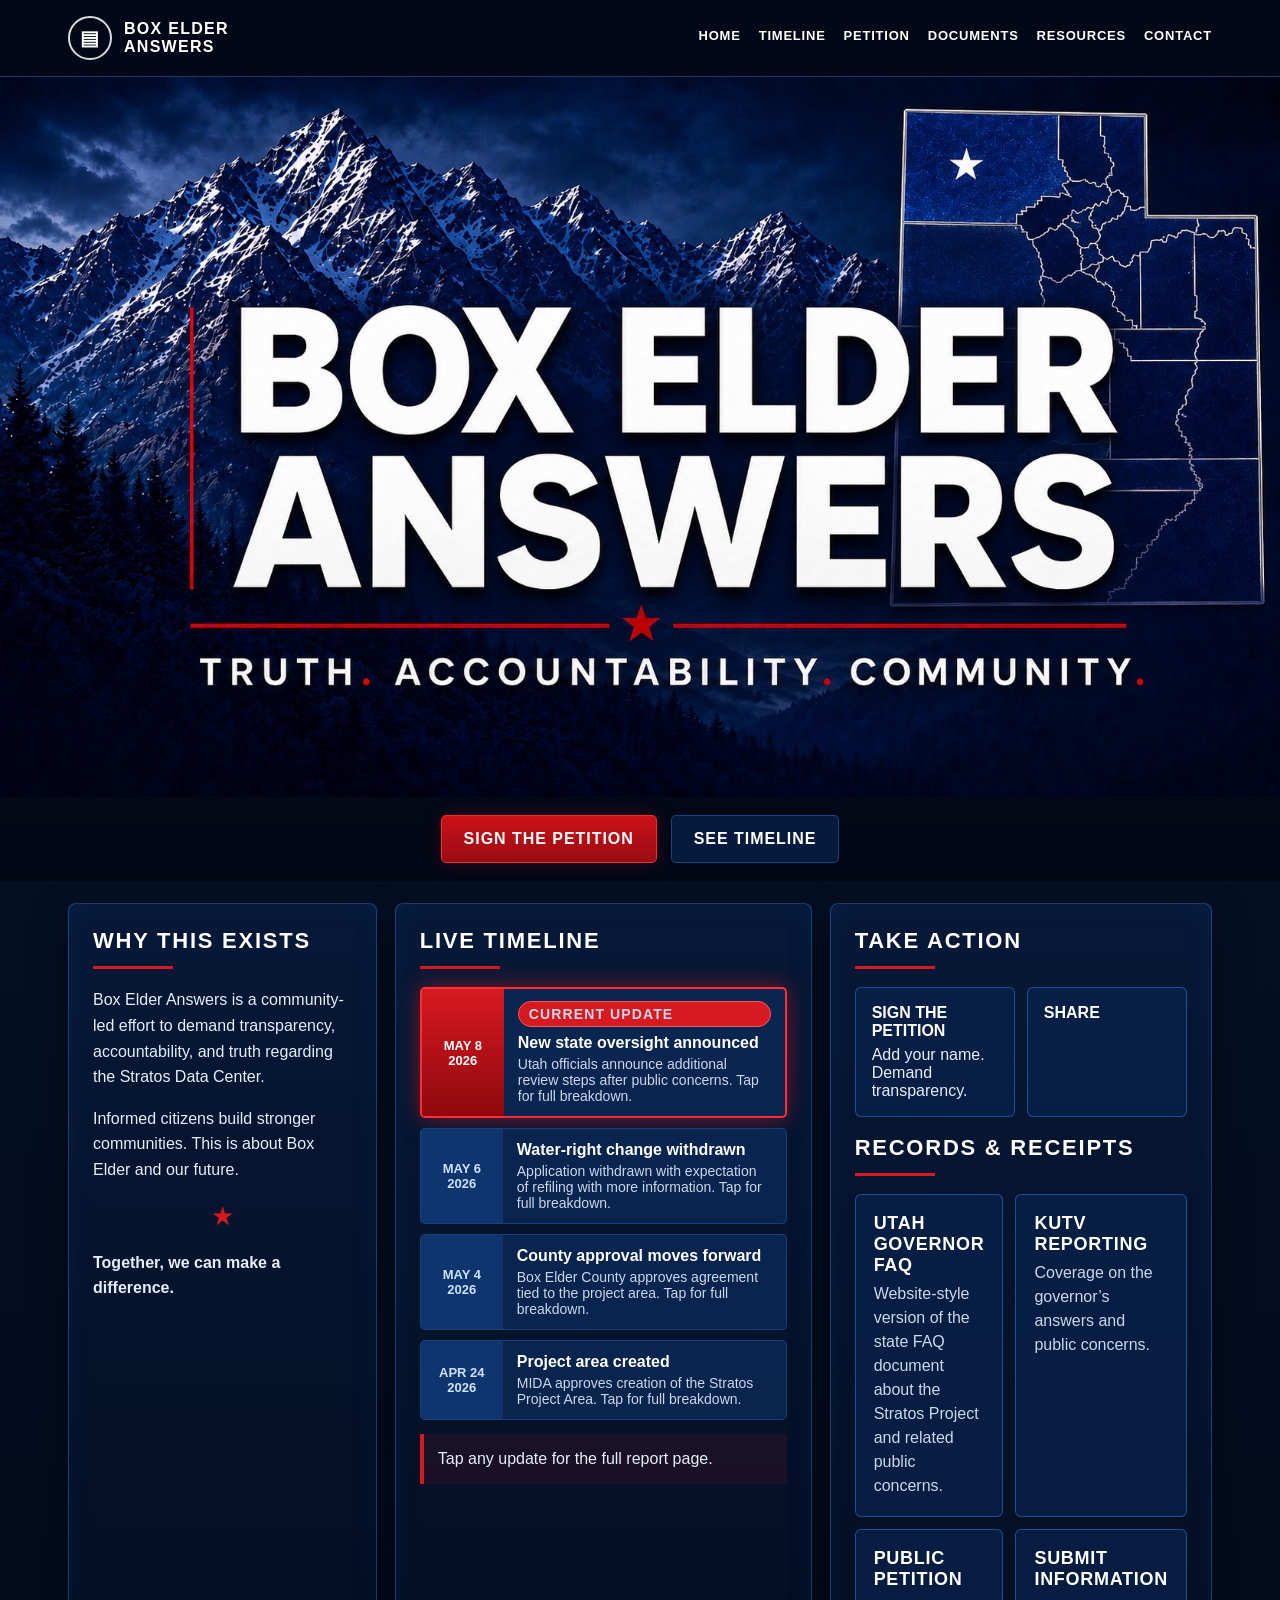
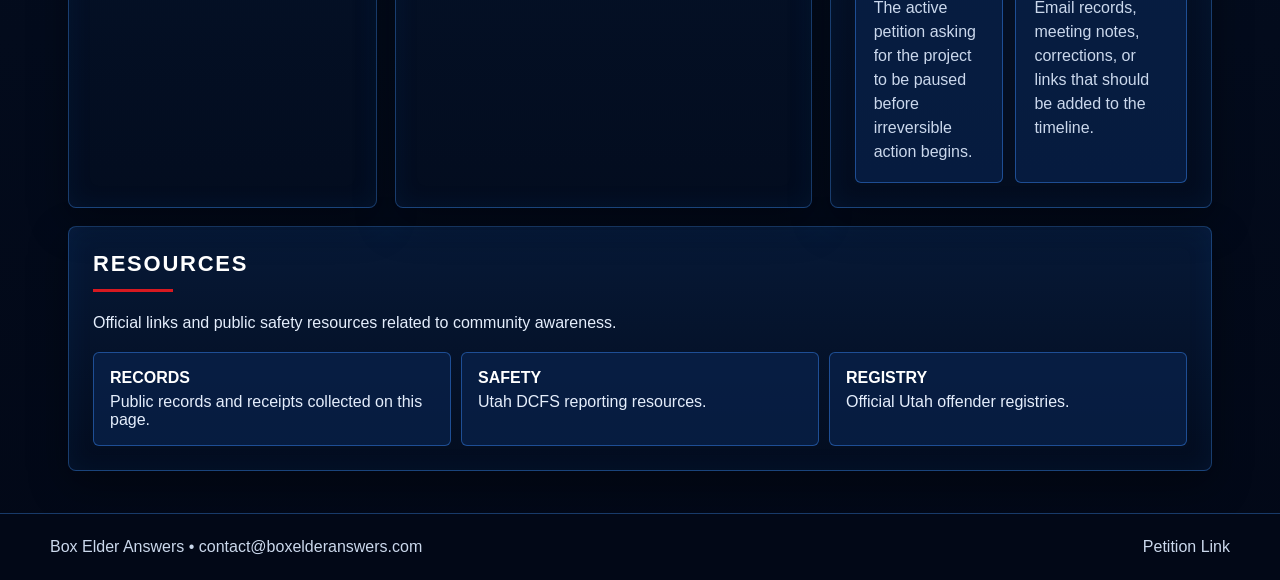
<file: index.html>
<!doctype html>
<html lang="en">
<head>
<meta charset="utf-8">
<meta name="viewport" content="width=device-width, initial-scale=1">
<title>Box Elder Answers</title>
<meta name="description" content="Truth. Accountability. Community. Follow the live timeline and sign the petition.">
<meta property="og:title" content="Box Elder Answers">
<meta property="og:description" content="Truth. Accountability. Community. Follow the live timeline and sign the petition.">
<meta property="og:url" content="https://boxelderanswers.com/">
<meta property="og:type" content="website">
<meta property="og:site_name" content="Box Elder Answers">
<meta property="og:image" content="https://boxelderanswers.com/preview-card.jpg?v=2">
<meta property="og:image:width" content="1200">
<meta property="og:image:height" content="630">
<link rel="stylesheet" href="style.css">
</head>
<body>
<div id="site-header"></div>

<section class="hero-wrap">
  <div class="hero"><img src="preview-card.jpg?v=2" alt="Box Elder Answers preview banner"></div>
  <div class="actions">
    <a class="btn red" href="https://www.change.org/p/pause-project-stratos-now-box-elder-deserves-answers" target="_blank" rel="noopener">Sign the Petition</a>
    <a class="btn" href="#timeline">See Timeline</a>
  </div>
</section>

<main>
  <section class="grid">
    <div class="panel">
      <h2>Why This Exists</h2>
      <p>Box Elder Answers is a community-led effort to demand transparency, accountability, and truth regarding the Stratos Data Center.</p>
      <p>Informed citizens build stronger communities. This is about Box Elder and our future.</p>
      <div class="star">★</div>
      <p><strong>Together, we can make a difference.</strong></p>
    </div>

    <div class="panel" id="timeline">
      <h2>Live Timeline</h2>
      <div class="timeline">

        <a class="item current" href="may-8-2026-state-oversight.html">
          <div class="date">May 8<br>2026</div>
          <div class="event">
            <span class="current-badge">Current Update</span>
            <strong>New state oversight announced</strong>
            <span>Utah officials announce additional review steps after public concerns. Tap for full breakdown.</span>
          </div>
        </a>

        <a class="item" href="may-6-2026-water-right-withdrawn.html">
          <div class="date">May 6<br>2026</div>
          <div class="event">
            <strong>Water-right change withdrawn</strong>
            <span>Application withdrawn with expectation of refiling with more information. Tap for full breakdown.</span>
          </div>
        </a>

        <a class="item" href="may-4-2026-county-approval.html">
          <div class="date">May 4<br>2026</div>
          <div class="event">
            <strong>County approval moves forward</strong>
            <span>Box Elder County approves agreement tied to the project area. Tap for full breakdown.</span>
          </div>
        </a>

        <a class="item" href="apr-24-2026-project-area-created.html">
          <div class="date">Apr 24<br>2026</div>
          <div class="event">
            <strong>Project area created</strong>
            <span>MIDA approves creation of the Stratos Project Area. Tap for full breakdown.</span>
          </div>
        </a>

      </div>
      <p class="notice">Tap any update for the full report page.</p>
    </div>

    <div class="panel">
      <h2>Take Action</h2>
      <div class="action-grid">
        <a class="card" href="https://www.change.org/p/pause-project-stratos-now-box-elder-deserves-answers" target="_blank" rel="noopener"><strong>Sign the Petition</strong>Add your name. Demand transparency.</a>
        <a class="card" href="share.html"><strong>Share the Message</strong>Open share tools and copy-post text.</a>
      </div>

      <h2 id="documents">Records & Receipts</h2>
      <div class="documents-list">
        <a class="doc-card" href="utah-governor-faq.html"><strong>Utah Governor FAQ</strong><span>Website-style version of the state FAQ document about the Stratos Project and related public concerns.</span></a>
        <a class="doc-card" href="https://kutv.com/news/local/utah-governor-posts-answers-to-questions-concerns-about-box-elder-county-data-center" target="_blank" rel="noopener"><strong>KUTV Reporting</strong><span>Coverage on the governor’s answers and public concerns.</span></a>
        <a class="doc-card" href="https://www.change.org/p/pause-project-stratos-now-box-elder-deserves-answers" target="_blank" rel="noopener"><strong>Public Petition</strong><span>The active petition asking for the project to be paused before irreversible action begins.</span></a>
        <a class="doc-card" href="mailto:contact@boxelderanswers.com"><strong>Submit Information</strong><span>Email records, meeting notes, corrections, or links that should be added to the timeline.</span></a>
      </div>
    </div>
  </section>

  <section class="panel documents-section" id="resources">
    <h2>Resources</h2>
    <p>Official links and public safety resources related to community awareness.</p>
    <div class="resources">
      <a class="card" href="#documents"><strong>Records</strong>Public records and receipts collected on this page.</a>
      <a class="card" href="https://dcfs.utah.gov/services/child-protective-services/" target="_blank" rel="noopener"><strong>Safety</strong>Utah DCFS reporting resources.</a>
      <a class="card" href="https://bci.utah.gov/offender-registries/" target="_blank" rel="noopener"><strong>Registry</strong>Official Utah offender registries.</a>
    </div>
  </section>
</main>

<div id="site-footer"></div>
<script src="nav.js"></script>
<script src="script.js"></script>
</body>
</html>
</file>
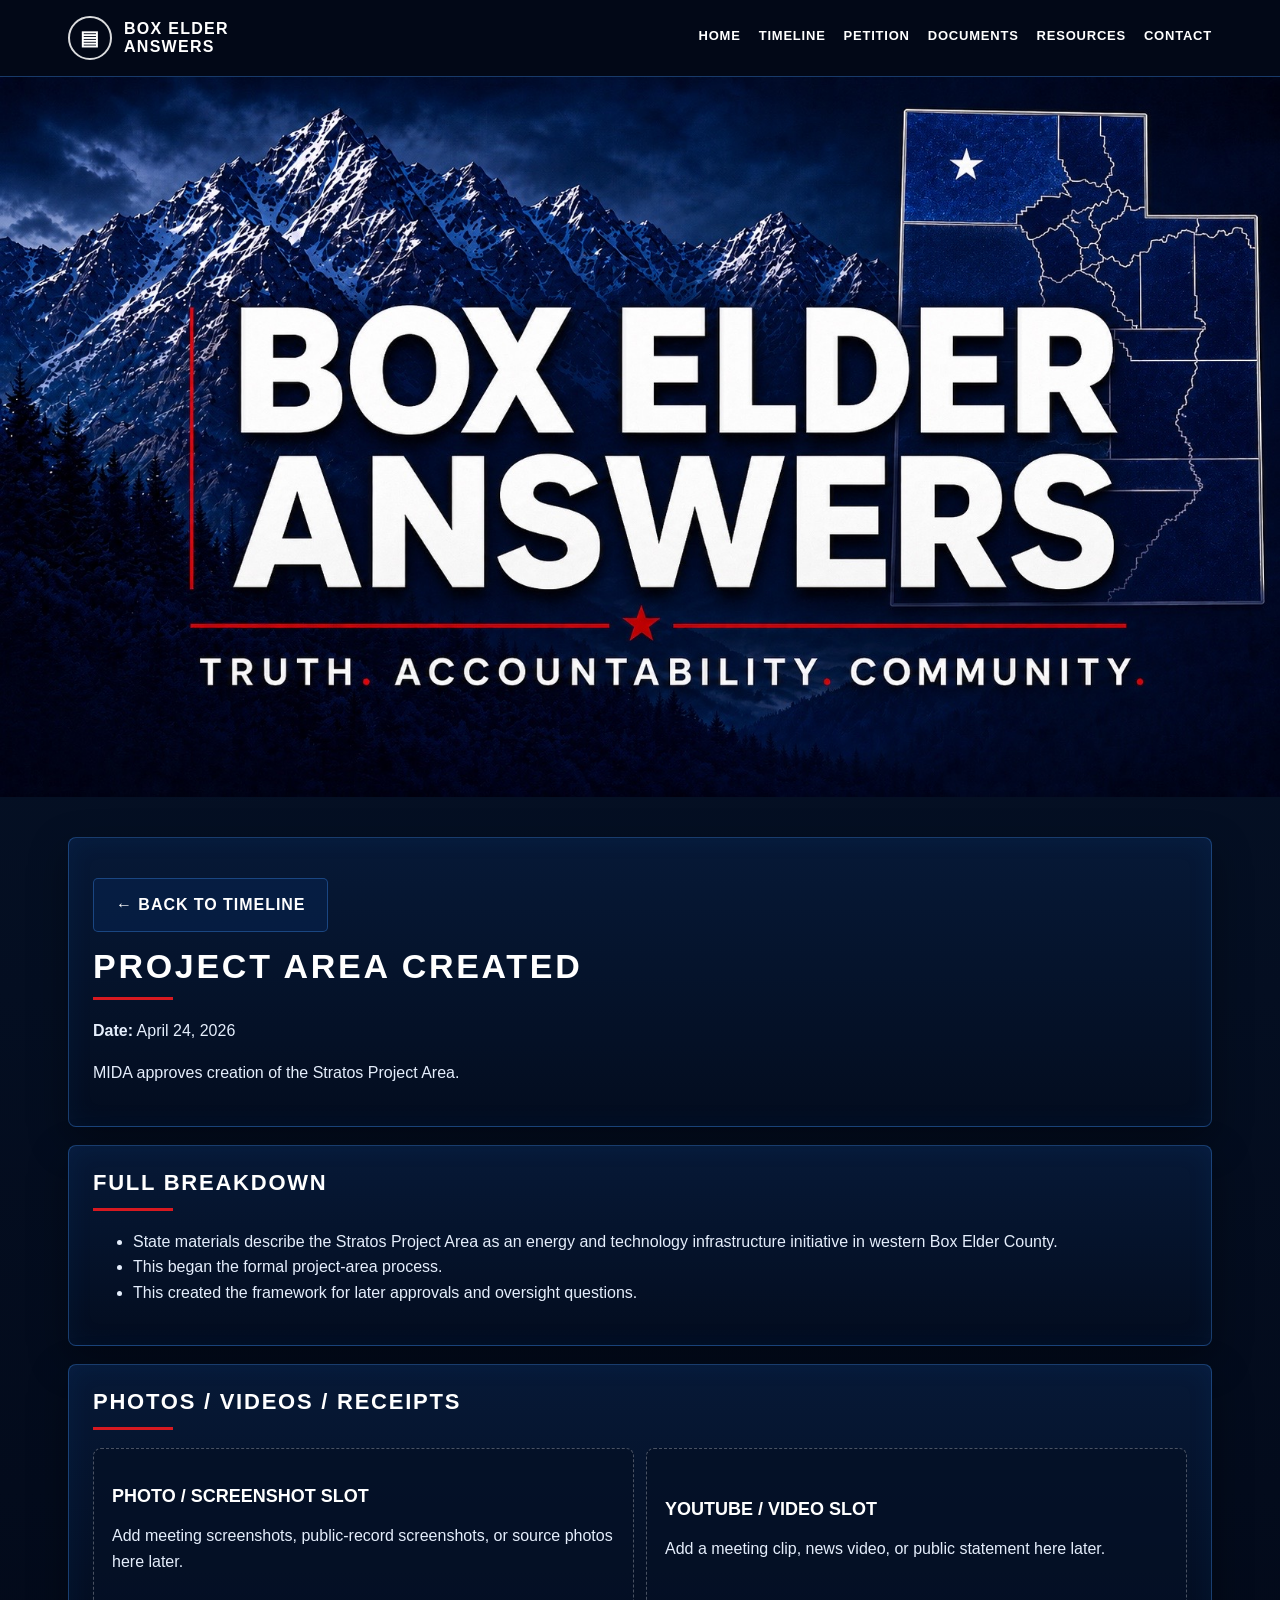
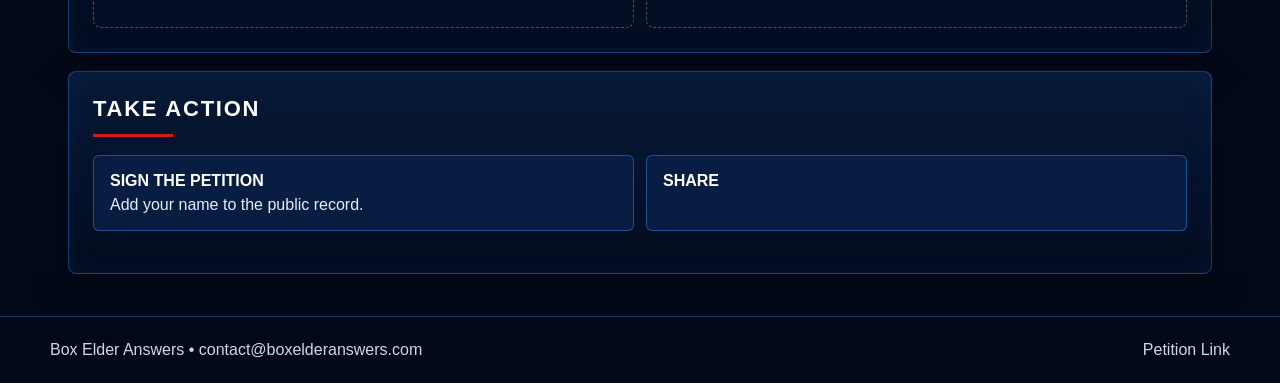
<file: apr-24-2026-project-area-created.html>
<!doctype html>
<html lang="en">
<head>
<meta charset="utf-8">
<meta name="viewport" content="width=device-width, initial-scale=1">
<title>Project area created | Box Elder Answers</title>
<meta name="description" content="MIDA approves creation of the Stratos Project Area.">
<meta property="og:title" content="Project area created | Box Elder Answers">
<meta property="og:description" content="MIDA approves creation of the Stratos Project Area.">
<meta property="og:url" content="https://boxelderanswers.com/">
<meta property="og:type" content="website">
<meta property="og:site_name" content="Box Elder Answers">
<meta property="og:image" content="https://boxelderanswers.com/preview-card.jpg">
<meta property="og:image:width" content="1200">
<meta property="og:image:height" content="630">
<link rel="stylesheet" href="style.css">
</head>
<body>
<div id="site-header"></div>

<section class="hero-wrap">
  <div class="hero"><img src="preview-card.jpg" alt="Box Elder Answers preview banner"></div>
</section>
<main>
  <section class="panel detail-section">
    <p><a class="btn" href="index.html#timeline">← Back to Timeline</a></p>
    <h1>Project area created</h1>
    <p><strong>Date:</strong> April 24, 2026</p>
    <p>MIDA approves creation of the Stratos Project Area.</p>
  </section>

  <section class="panel detail-section">
    <h2>Full Breakdown</h2>
    <ul><li>State materials describe the Stratos Project Area as an energy and technology infrastructure initiative in western Box Elder County.</li>
<li>This began the formal project-area process.</li>
<li>This created the framework for later approvals and oversight questions.</li></ul>
  </section>

  <section class="panel detail-section">
    <h2>Photos / Videos / Receipts</h2>
    <div class="media-grid">
      <div class="media-box"><strong>Photo / screenshot slot</strong><p>Add meeting screenshots, public-record screenshots, or source photos here later.</p></div>
      <div class="media-box"><strong>YouTube / video slot</strong><p>Add a meeting clip, news video, or public statement here later.</p></div>
    </div>
  </section>

  <section class="panel detail-section">
    <h2>Take Action</h2>
    <div class="action-grid">
      <a class="card" href="https://www.change.org/p/pause-project-stratos-now-box-elder-deserves-answers" target="_blank" rel="noopener"><strong>Sign the Petition</strong>Add your name to the public record.</a>
      <a class="card" href="share.html"><strong>Share the Petition</strong>Open share tools and copy-post text.</a>
    </div>
  </section>
</main>
<div id="site-footer"></div>
<script src="nav.js"></script>
<script src="script.js"></script>
</body>
</html>
</file>
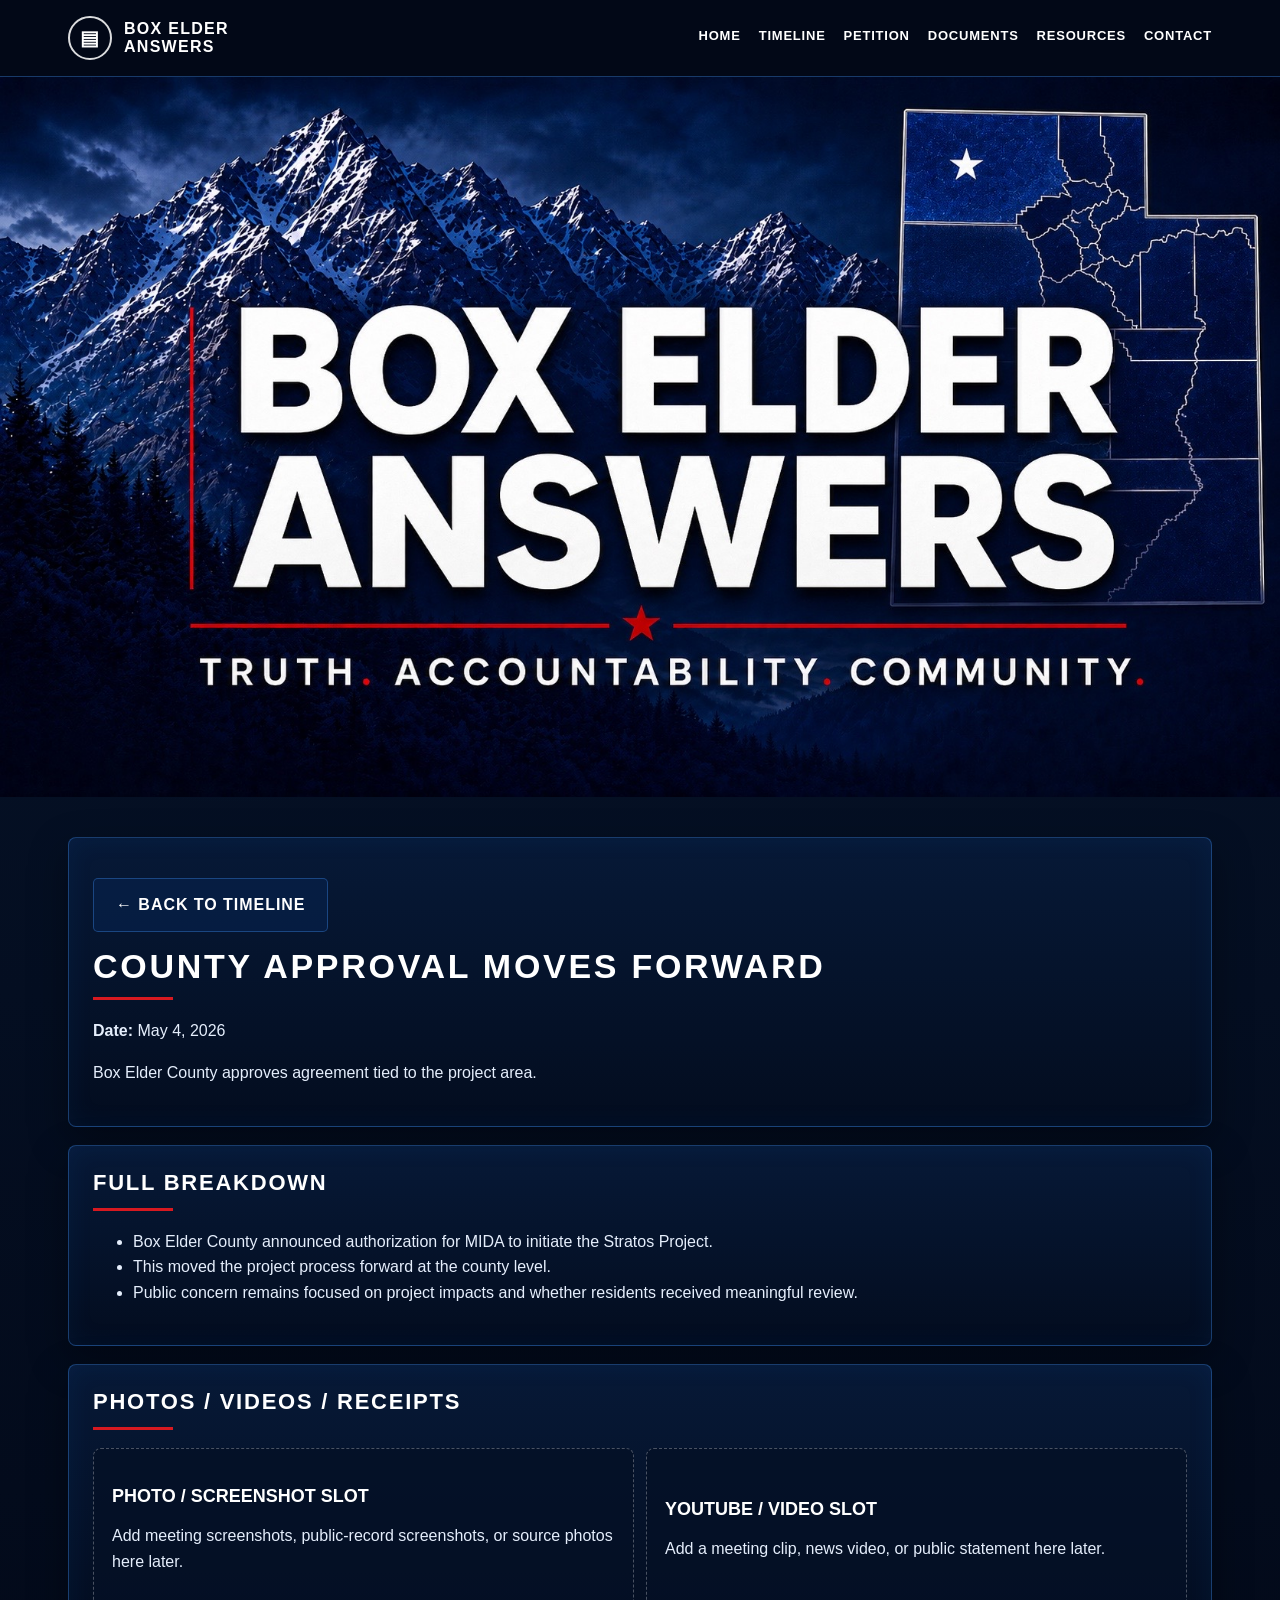
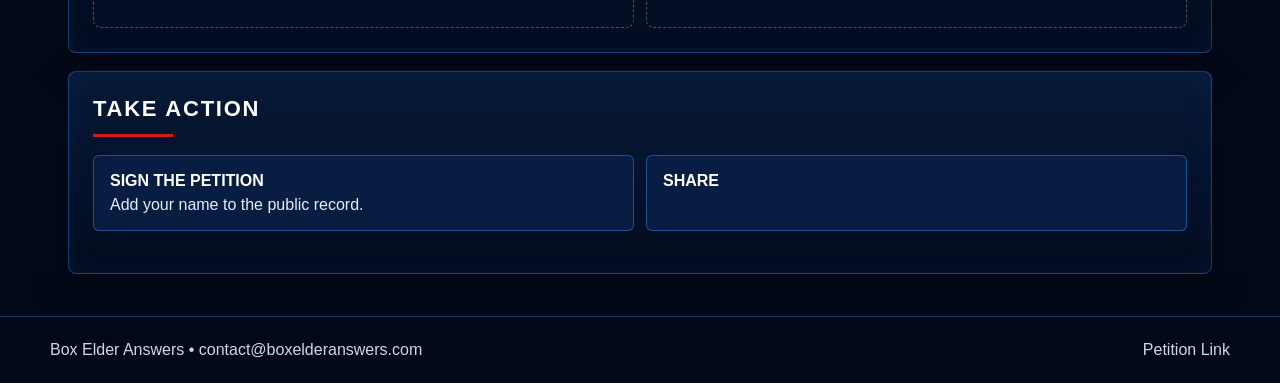
<file: may-4-2026-county-approval.html>
<!doctype html>
<html lang="en">
<head>
<meta charset="utf-8">
<meta name="viewport" content="width=device-width, initial-scale=1">
<title>County approval moves forward | Box Elder Answers</title>
<meta name="description" content="Box Elder County approves agreement tied to the project area.">
<meta property="og:title" content="County approval moves forward | Box Elder Answers">
<meta property="og:description" content="Box Elder County approves agreement tied to the project area.">
<meta property="og:url" content="https://boxelderanswers.com/">
<meta property="og:type" content="website">
<meta property="og:site_name" content="Box Elder Answers">
<meta property="og:image" content="https://boxelderanswers.com/preview-card.jpg">
<meta property="og:image:width" content="1200">
<meta property="og:image:height" content="630">
<link rel="stylesheet" href="style.css">
</head>
<body>
<div id="site-header"></div>

<section class="hero-wrap">
  <div class="hero"><img src="preview-card.jpg" alt="Box Elder Answers preview banner"></div>
</section>
<main>
  <section class="panel detail-section">
    <p><a class="btn" href="index.html#timeline">← Back to Timeline</a></p>
    <h1>County approval moves forward</h1>
    <p><strong>Date:</strong> May 4, 2026</p>
    <p>Box Elder County approves agreement tied to the project area.</p>
  </section>

  <section class="panel detail-section">
    <h2>Full Breakdown</h2>
    <ul><li>Box Elder County announced authorization for MIDA to initiate the Stratos Project.</li>
<li>This moved the project process forward at the county level.</li>
<li>Public concern remains focused on project impacts and whether residents received meaningful review.</li></ul>
  </section>

  <section class="panel detail-section">
    <h2>Photos / Videos / Receipts</h2>
    <div class="media-grid">
      <div class="media-box"><strong>Photo / screenshot slot</strong><p>Add meeting screenshots, public-record screenshots, or source photos here later.</p></div>
      <div class="media-box"><strong>YouTube / video slot</strong><p>Add a meeting clip, news video, or public statement here later.</p></div>
    </div>
  </section>

  <section class="panel detail-section">
    <h2>Take Action</h2>
    <div class="action-grid">
      <a class="card" href="https://www.change.org/p/pause-project-stratos-now-box-elder-deserves-answers" target="_blank" rel="noopener"><strong>Sign the Petition</strong>Add your name to the public record.</a>
      <a class="card" href="share.html"><strong>Share the Petition</strong>Open share tools and copy-post text.</a>
    </div>
  </section>
</main>
<div id="site-footer"></div>
<script src="nav.js"></script>
<script src="script.js"></script>
</body>
</html>
</file>
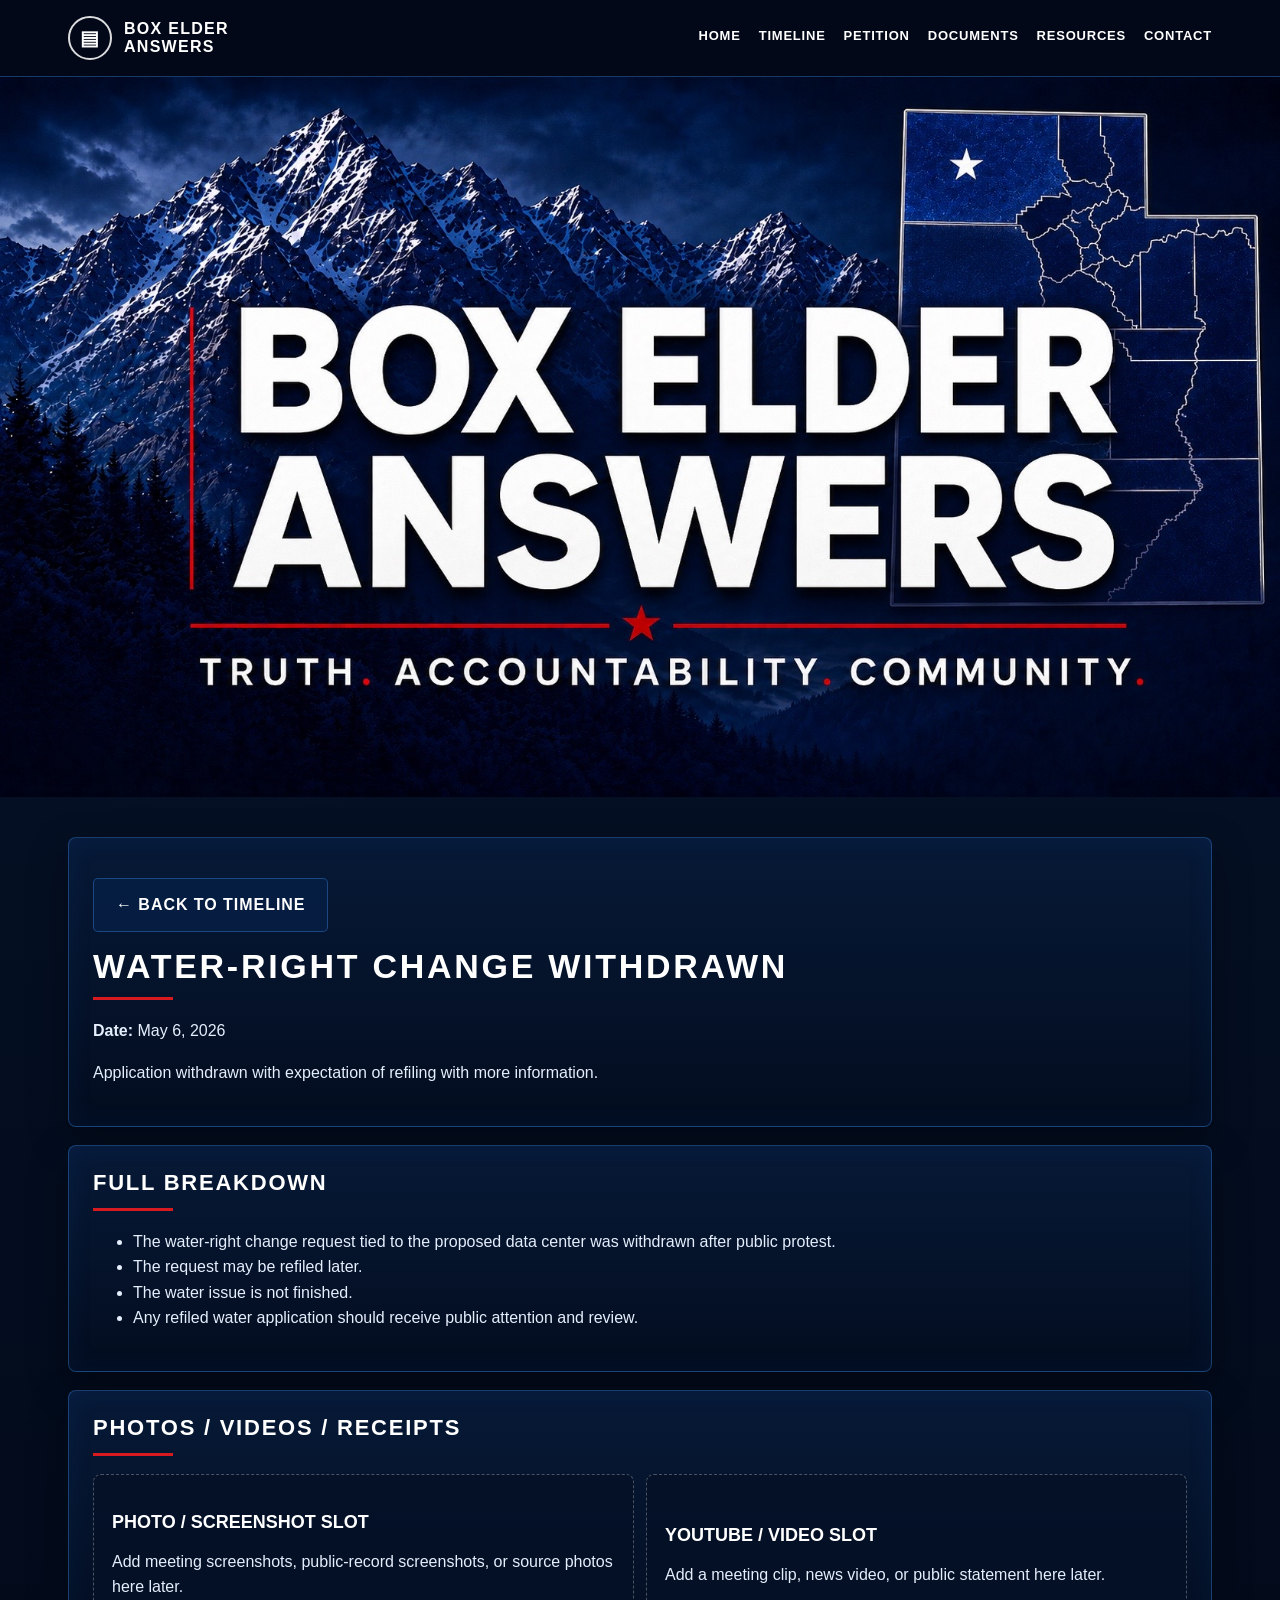
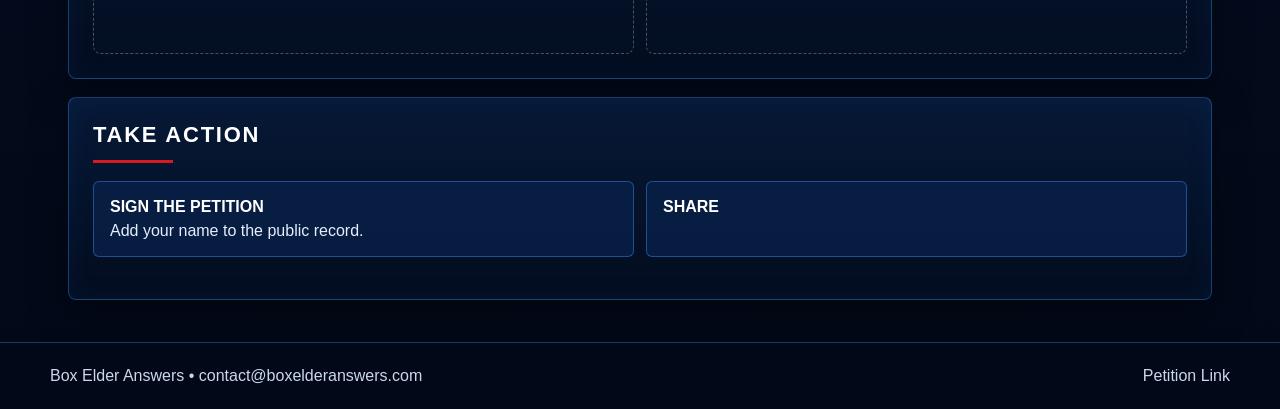
<file: may-6-2026-water-right-withdrawn.html>
<!doctype html>
<html lang="en">
<head>
<meta charset="utf-8">
<meta name="viewport" content="width=device-width, initial-scale=1">
<title>Water-right change withdrawn | Box Elder Answers</title>
<meta name="description" content="Application withdrawn with expectation of refiling with more information.">
<meta property="og:title" content="Water-right change withdrawn | Box Elder Answers">
<meta property="og:description" content="Application withdrawn with expectation of refiling with more information.">
<meta property="og:url" content="https://boxelderanswers.com/">
<meta property="og:type" content="website">
<meta property="og:site_name" content="Box Elder Answers">
<meta property="og:image" content="https://boxelderanswers.com/preview-card.jpg">
<meta property="og:image:width" content="1200">
<meta property="og:image:height" content="630">
<link rel="stylesheet" href="style.css">
</head>
<body>
<div id="site-header"></div>

<section class="hero-wrap">
  <div class="hero"><img src="preview-card.jpg" alt="Box Elder Answers preview banner"></div>
</section>
<main>
  <section class="panel detail-section">
    <p><a class="btn" href="index.html#timeline">← Back to Timeline</a></p>
    <h1>Water-right change withdrawn</h1>
    <p><strong>Date:</strong> May 6, 2026</p>
    <p>Application withdrawn with expectation of refiling with more information.</p>
  </section>

  <section class="panel detail-section">
    <h2>Full Breakdown</h2>
    <ul><li>The water-right change request tied to the proposed data center was withdrawn after public protest.</li>
<li>The request may be refiled later.</li>
<li>The water issue is not finished.</li>
<li>Any refiled water application should receive public attention and review.</li></ul>
  </section>

  <section class="panel detail-section">
    <h2>Photos / Videos / Receipts</h2>
    <div class="media-grid">
      <div class="media-box"><strong>Photo / screenshot slot</strong><p>Add meeting screenshots, public-record screenshots, or source photos here later.</p></div>
      <div class="media-box"><strong>YouTube / video slot</strong><p>Add a meeting clip, news video, or public statement here later.</p></div>
    </div>
  </section>

  <section class="panel detail-section">
    <h2>Take Action</h2>
    <div class="action-grid">
      <a class="card" href="https://www.change.org/p/pause-project-stratos-now-box-elder-deserves-answers" target="_blank" rel="noopener"><strong>Sign the Petition</strong>Add your name to the public record.</a>
      <a class="card" href="share.html"><strong>Share the Petition</strong>Open share tools and copy-post text.</a>
    </div>
  </section>
</main>
<div id="site-footer"></div>
<script src="nav.js"></script>
<script src="script.js"></script>
</body>
</html>
</file>
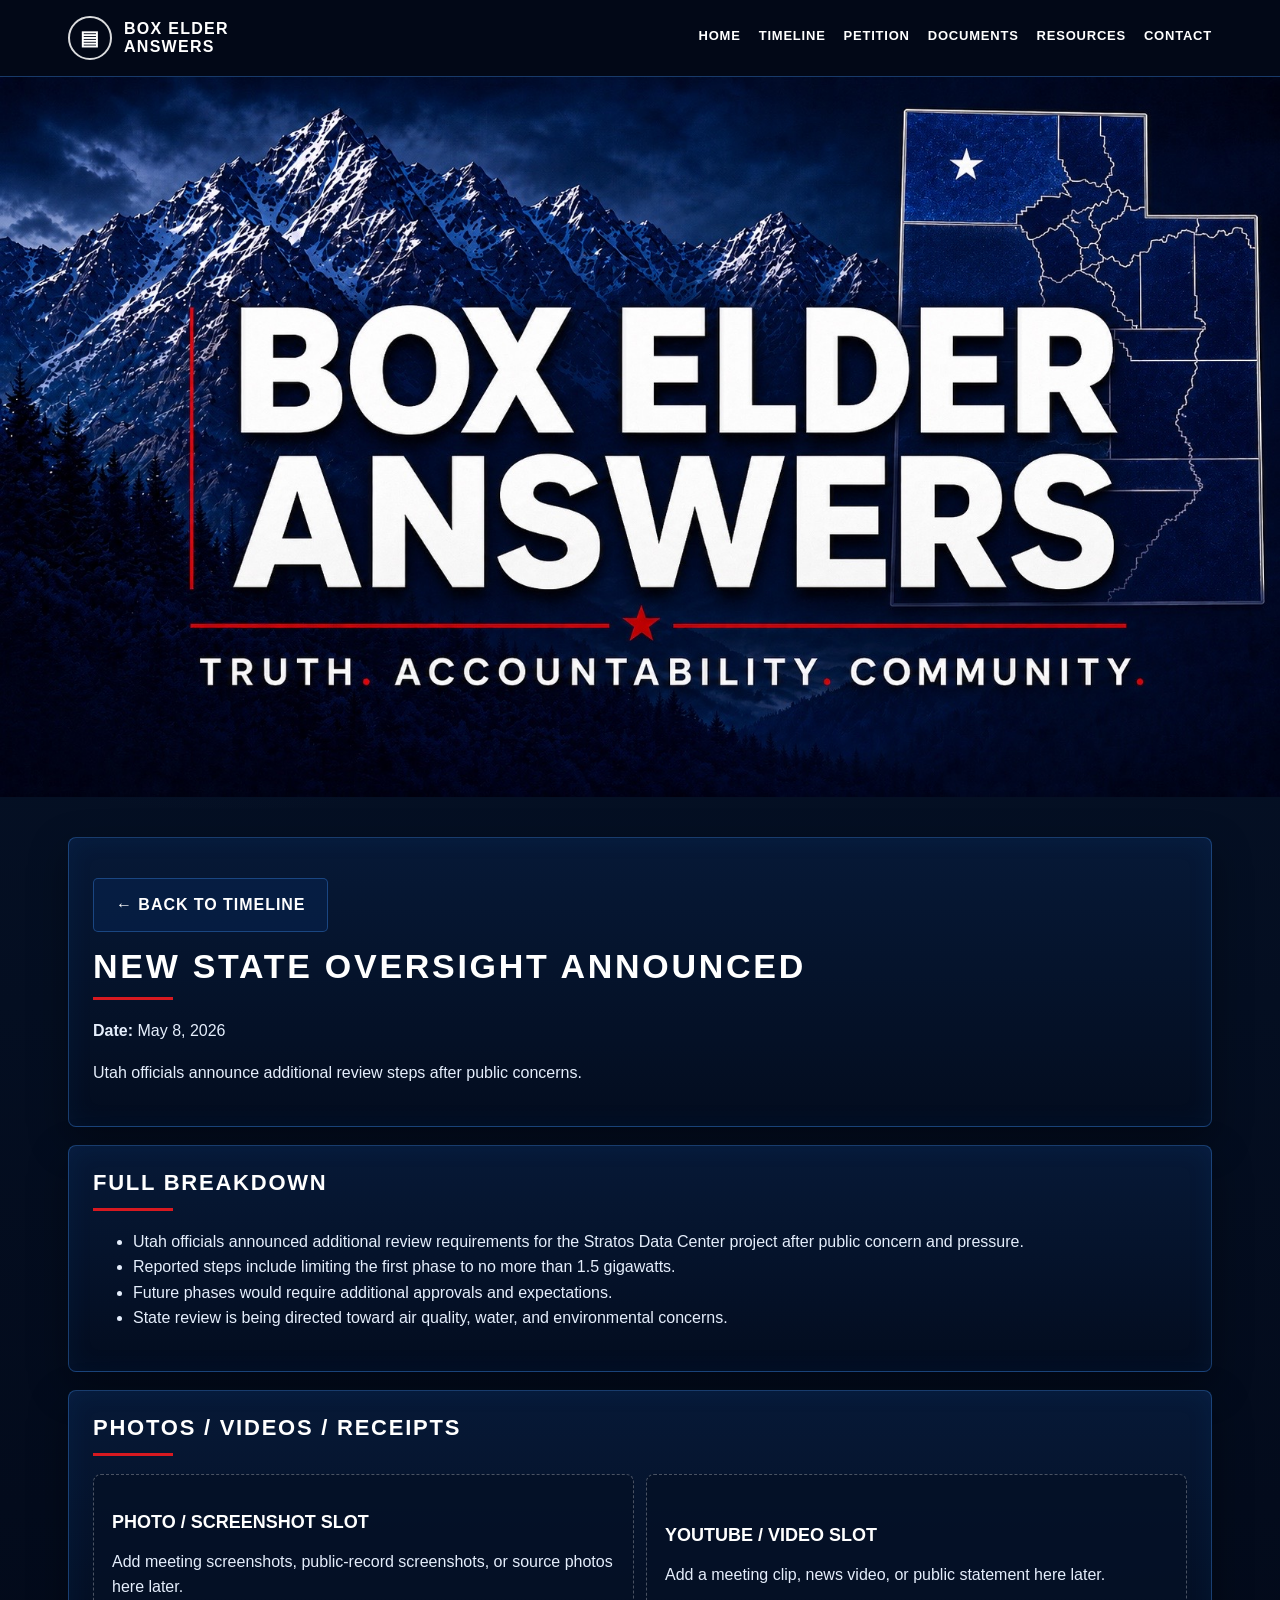
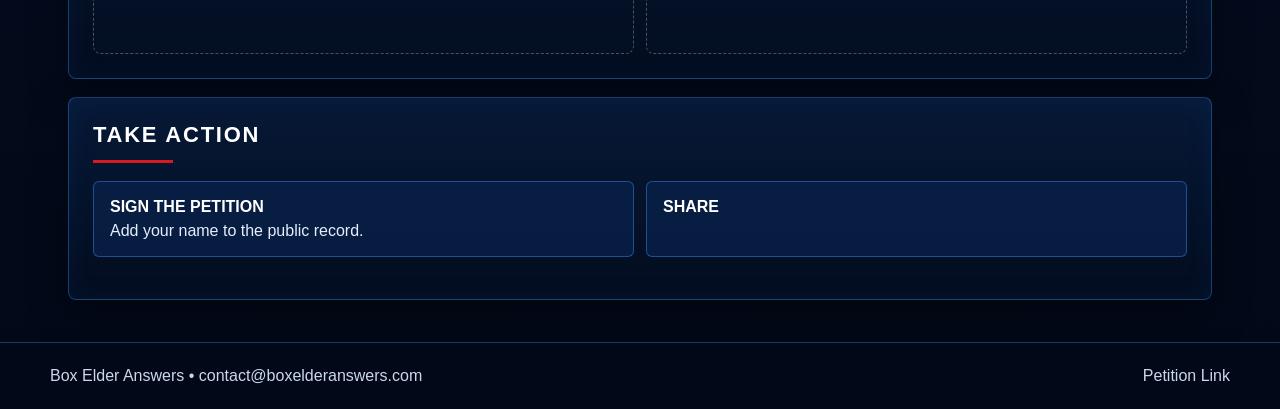
<file: may-8-2026-state-oversight.html>
<!doctype html>
<html lang="en">
<head>
<meta charset="utf-8">
<meta name="viewport" content="width=device-width, initial-scale=1">
<title>New state oversight announced | Box Elder Answers</title>
<meta name="description" content="Utah officials announce additional review steps after public concerns.">
<meta property="og:title" content="New state oversight announced | Box Elder Answers">
<meta property="og:description" content="Utah officials announce additional review steps after public concerns.">
<meta property="og:url" content="https://boxelderanswers.com/">
<meta property="og:type" content="website">
<meta property="og:site_name" content="Box Elder Answers">
<meta property="og:image" content="https://boxelderanswers.com/preview-card.jpg">
<meta property="og:image:width" content="1200">
<meta property="og:image:height" content="630">
<link rel="stylesheet" href="style.css">
</head>
<body>
<div id="site-header"></div>

<section class="hero-wrap">
  <div class="hero"><img src="preview-card.jpg" alt="Box Elder Answers preview banner"></div>
</section>
<main>
  <section class="panel detail-section">
    <p><a class="btn" href="index.html#timeline">← Back to Timeline</a></p>
    <h1>New state oversight announced</h1>
    <p><strong>Date:</strong> May 8, 2026</p>
    <p>Utah officials announce additional review steps after public concerns.</p>
  </section>

  <section class="panel detail-section">
    <h2>Full Breakdown</h2>
    <ul><li>Utah officials announced additional review requirements for the Stratos Data Center project after public concern and pressure.</li>
<li>Reported steps include limiting the first phase to no more than 1.5 gigawatts.</li>
<li>Future phases would require additional approvals and expectations.</li>
<li>State review is being directed toward air quality, water, and environmental concerns.</li></ul>
  </section>

  <section class="panel detail-section">
    <h2>Photos / Videos / Receipts</h2>
    <div class="media-grid">
      <div class="media-box"><strong>Photo / screenshot slot</strong><p>Add meeting screenshots, public-record screenshots, or source photos here later.</p></div>
      <div class="media-box"><strong>YouTube / video slot</strong><p>Add a meeting clip, news video, or public statement here later.</p></div>
    </div>
  </section>

  <section class="panel detail-section">
    <h2>Take Action</h2>
    <div class="action-grid">
      <a class="card" href="https://www.change.org/p/pause-project-stratos-now-box-elder-deserves-answers" target="_blank" rel="noopener"><strong>Sign the Petition</strong>Add your name to the public record.</a>
      <a class="card" href="share.html"><strong>Share the Petition</strong>Open share tools and copy-post text.</a>
    </div>
  </section>
</main>
<div id="site-footer"></div>
<script src="nav.js"></script>
<script src="script.js"></script>
</body>
</html>
</file>
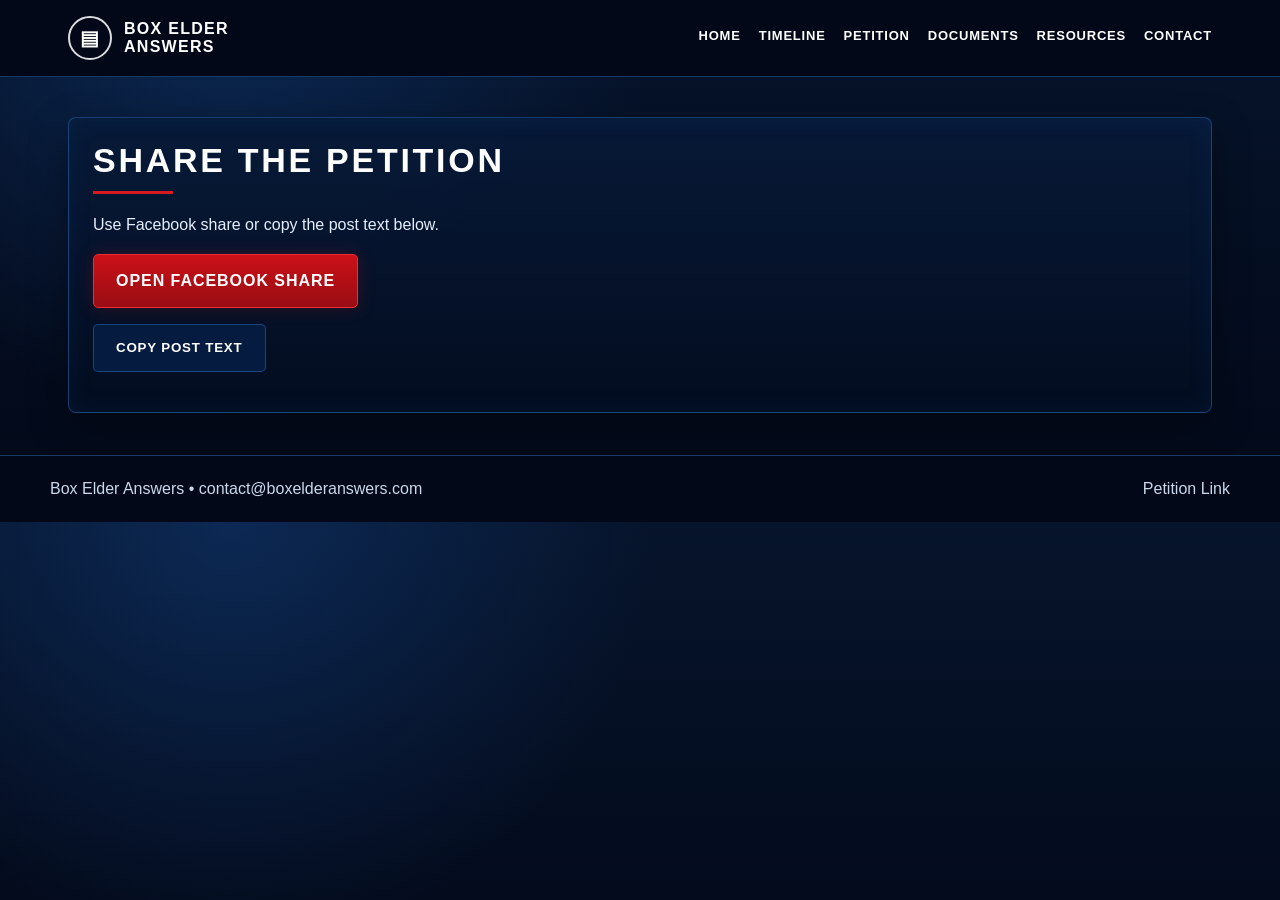
<file: share.html>
<!doctype html>
<html lang="en">
<head>
<meta charset="utf-8">
<meta name="viewport" content="width=device-width, initial-scale=1">
<title>Share the Petition | Box Elder Answers</title>
<meta name="description" content="Share the petition and help spread the message.">
<meta property="og:title" content="Share the Petition | Box Elder Answers">
<meta property="og:description" content="Share the petition and help spread the message.">
<meta property="og:url" content="https://boxelderanswers.com/">
<meta property="og:type" content="website">
<meta property="og:site_name" content="Box Elder Answers">
<meta property="og:image" content="https://boxelderanswers.com/preview-card.jpg">
<meta property="og:image:width" content="1200">
<meta property="og:image:height" content="630">
<link rel="stylesheet" href="style.css">
</head>
<body>
<div id="site-header"></div>

<main>
  <section class="panel share-section">
    <h1>Share the Petition</h1>
    <p>Use Facebook share or copy the post text below.</p>
    <p><a class="btn red" href="https://www.facebook.com/sharer/sharer.php?u=https%3A%2F%2Fboxelderanswers.com%2F" target="_blank" rel="noopener">Open Facebook Share</a></p>
    <p><button class="btn" onclick="copyShareText()">Copy Post Text</button></p>
    <textarea id="shareText" class="sharebox">Please sign and share this petition to pause the Stratos Data Center before irreversible action begins.

Box Elder County residents deserve clear answers, transparency, and accountability.

https://boxelderanswers.com/</textarea>
  </section>
</main>
<div id="site-footer"></div>
<script src="nav.js"></script>
<script src="script.js"></script>
</body>
</html>
</file>
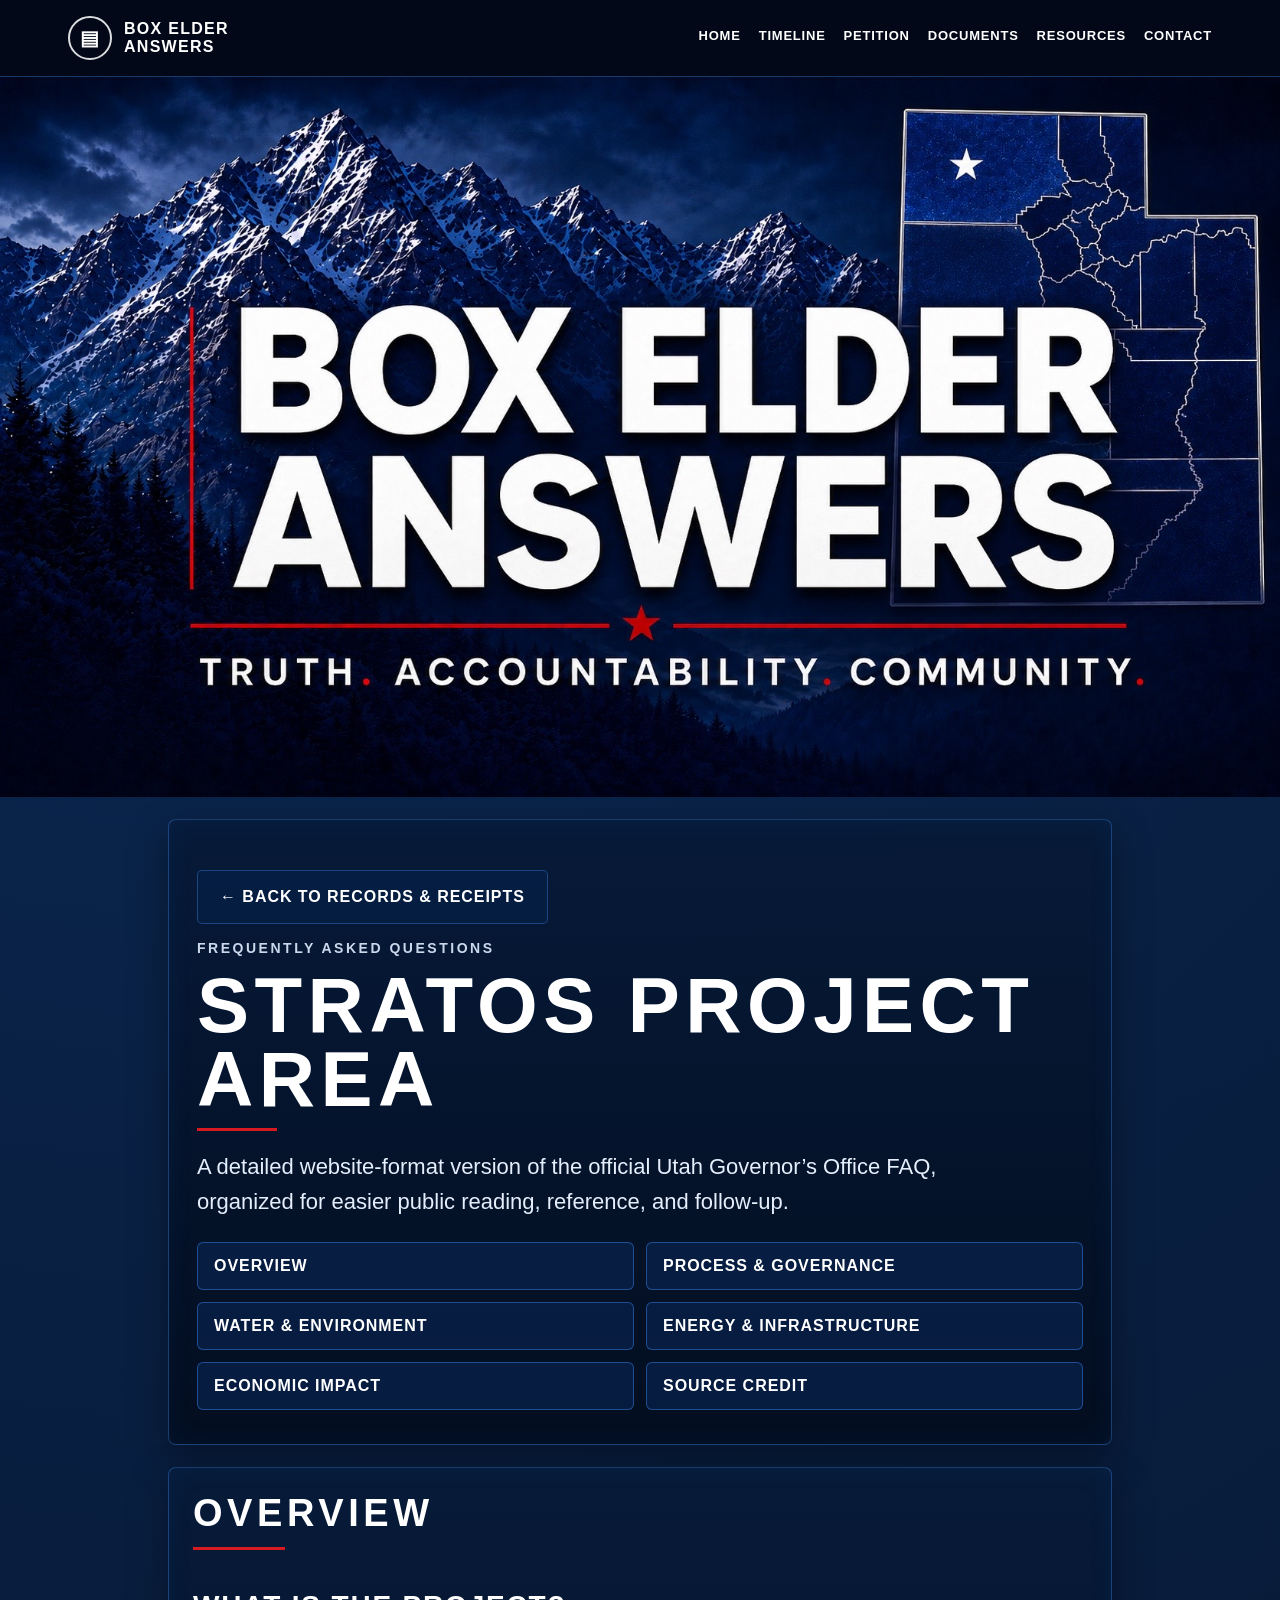
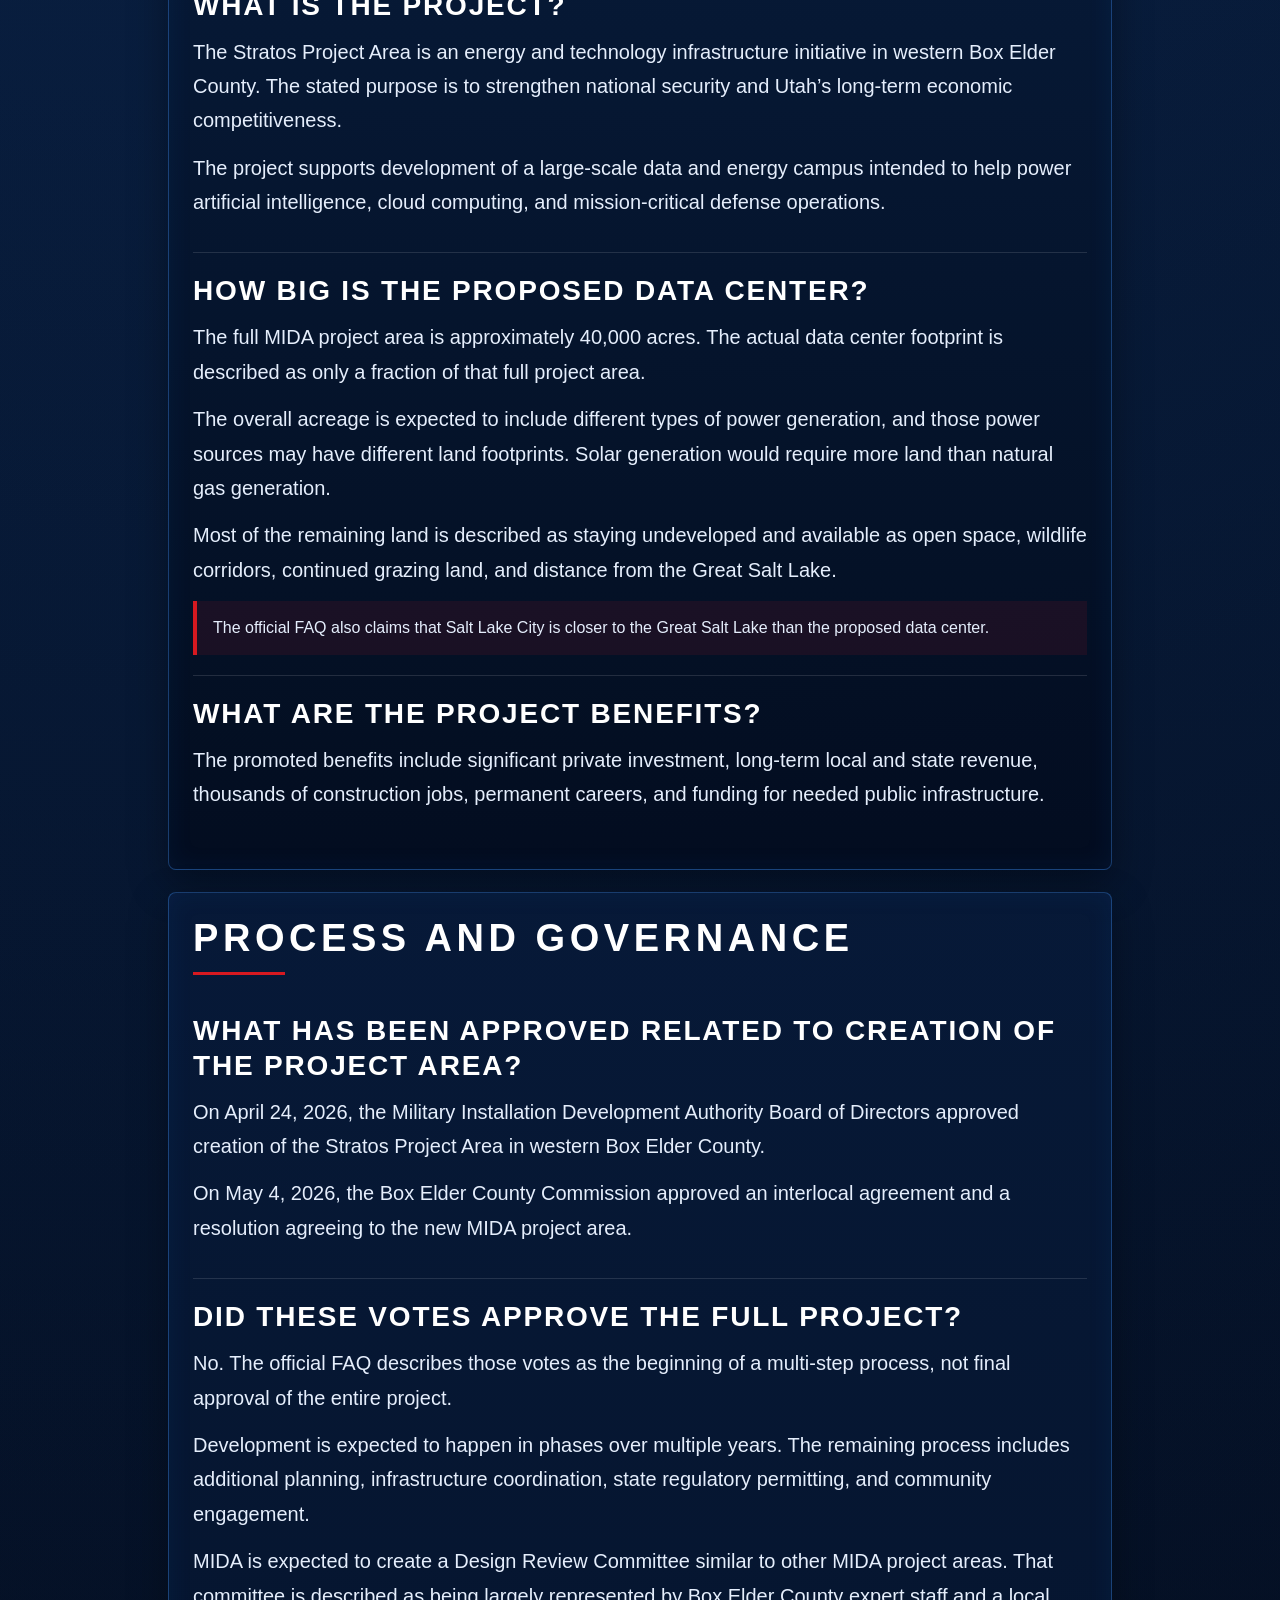
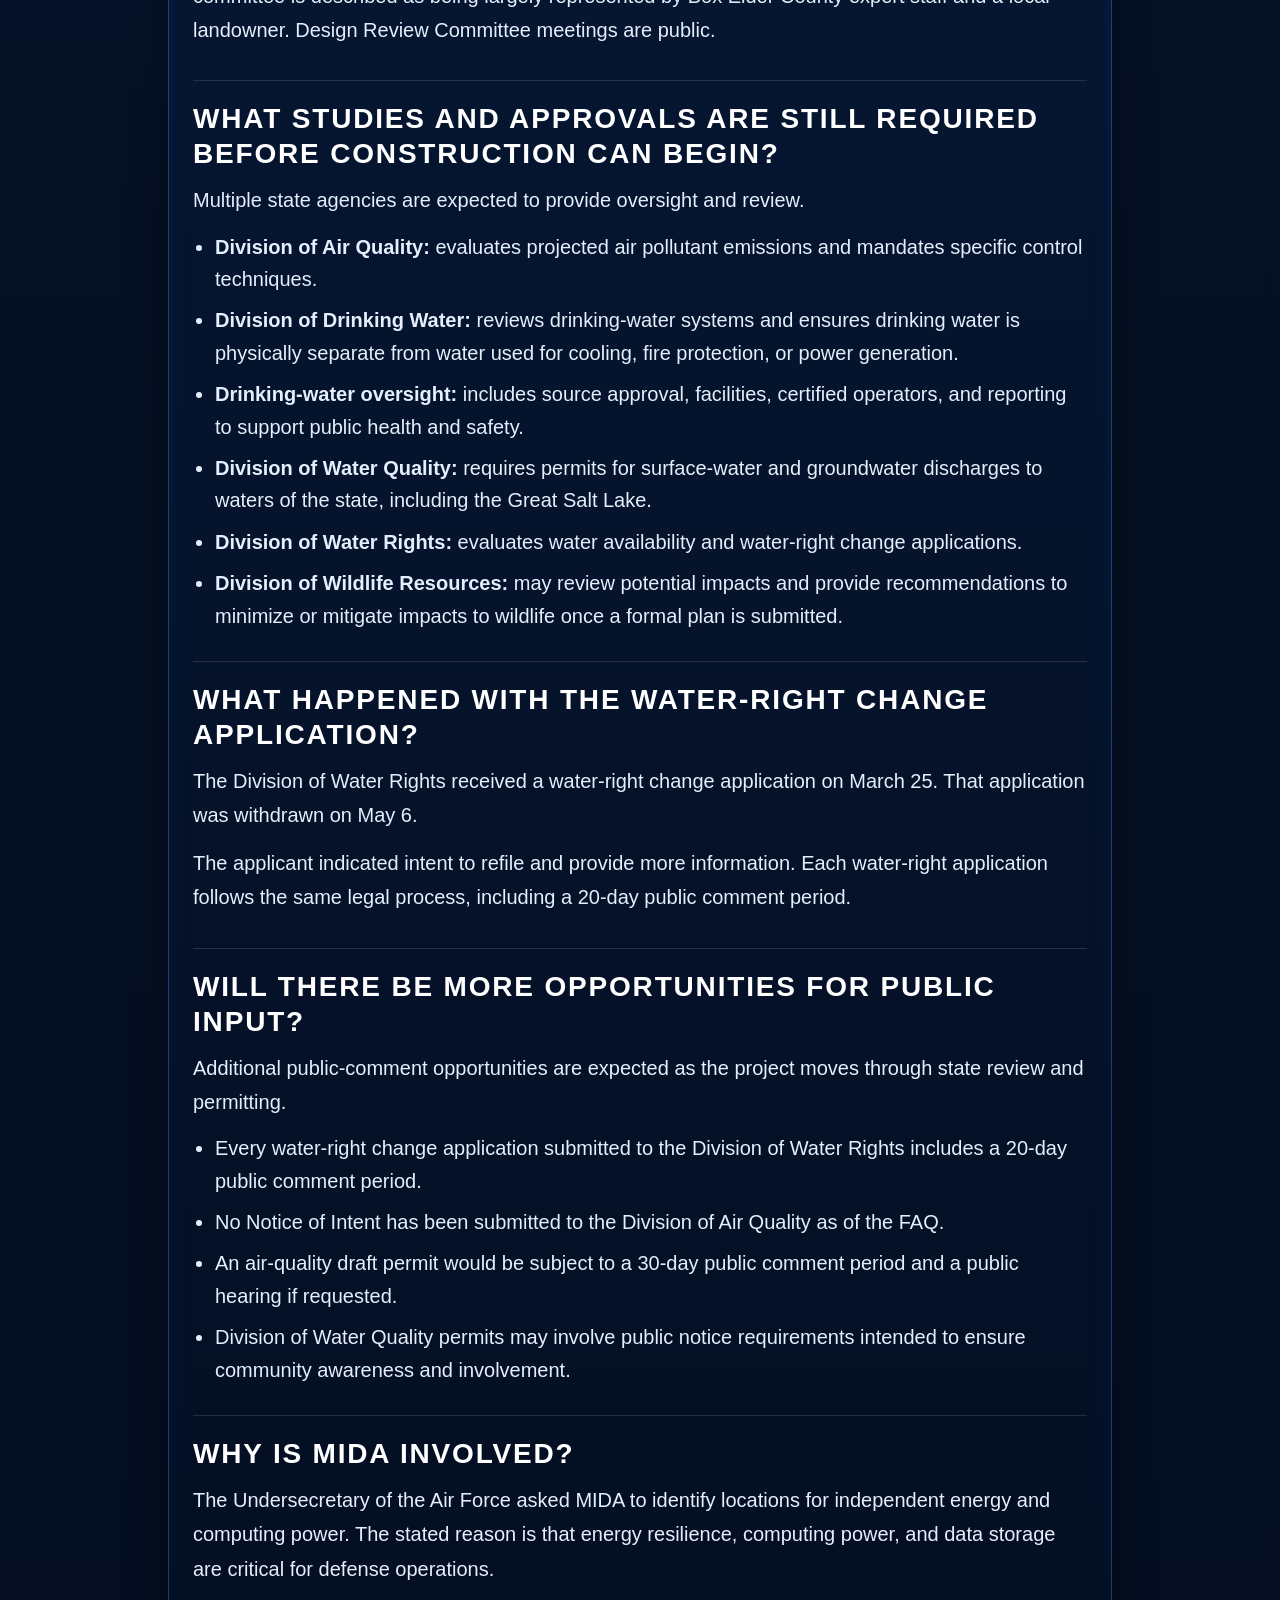
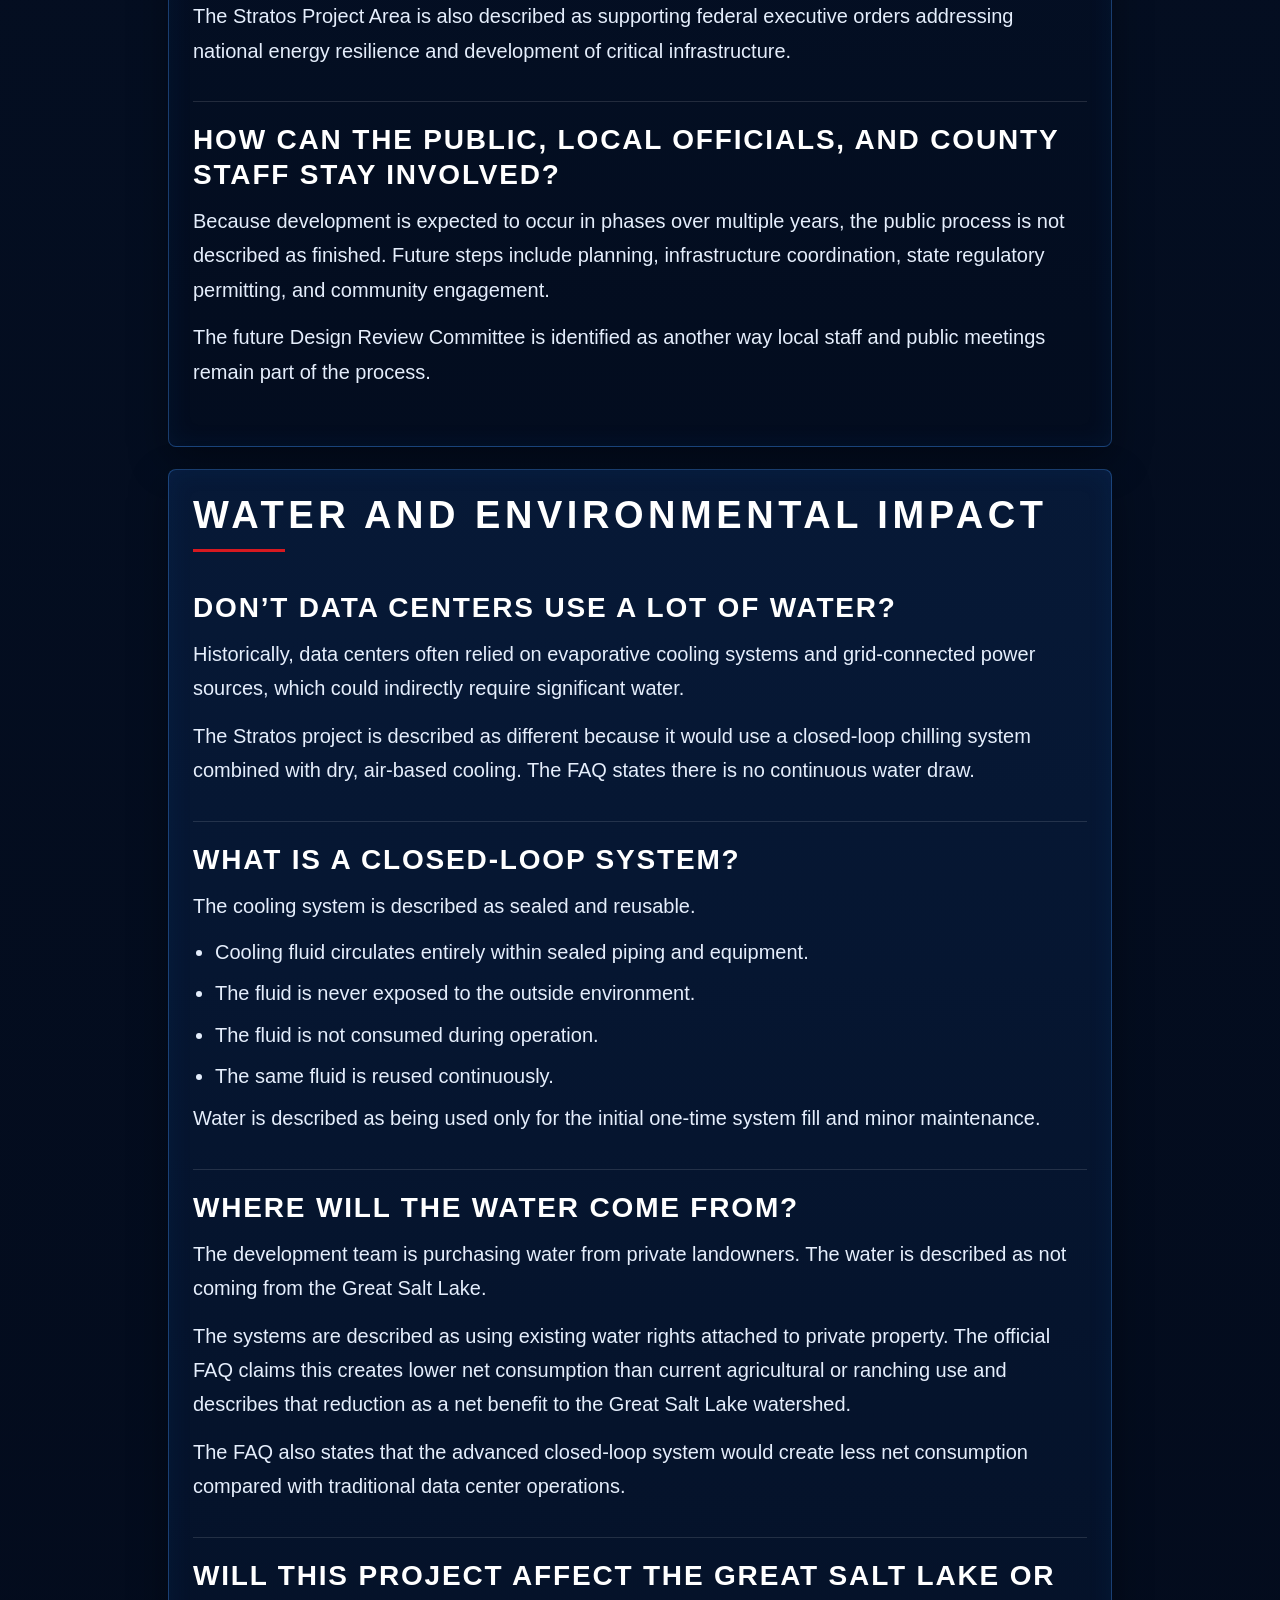
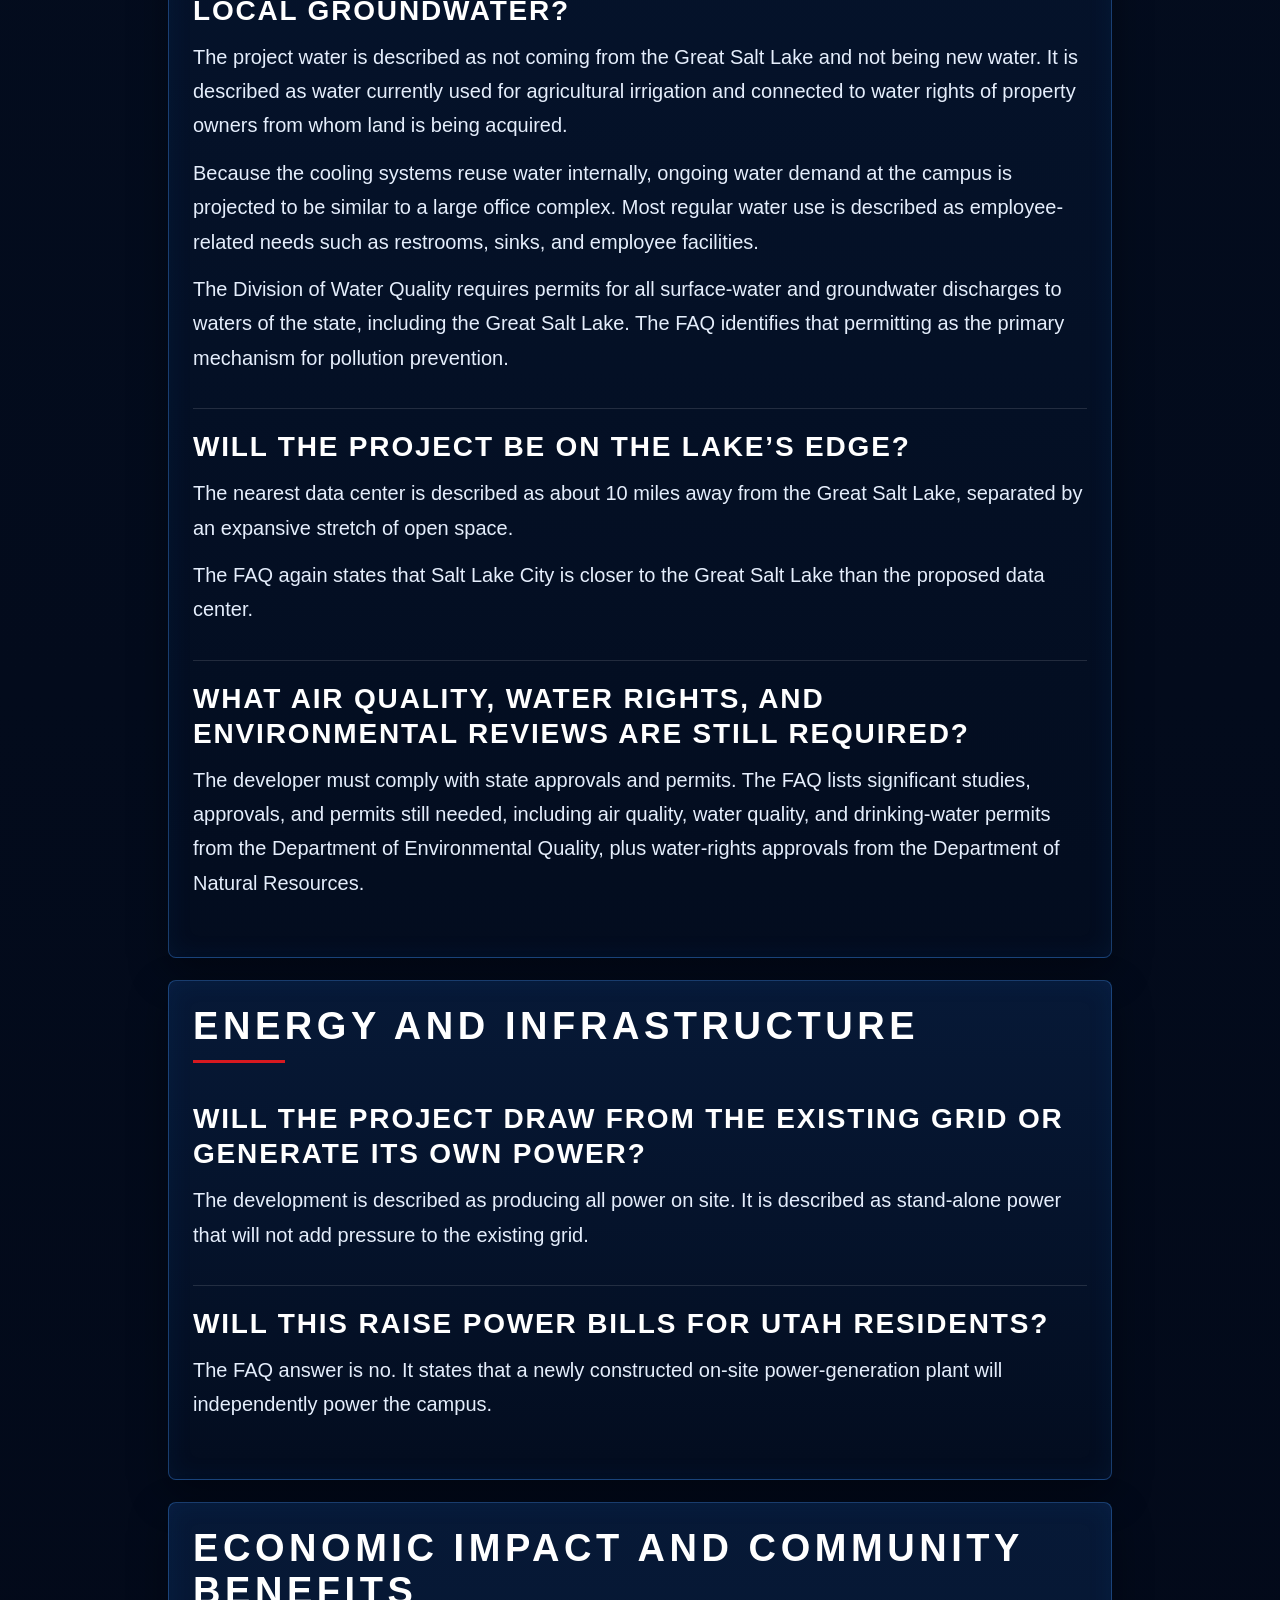
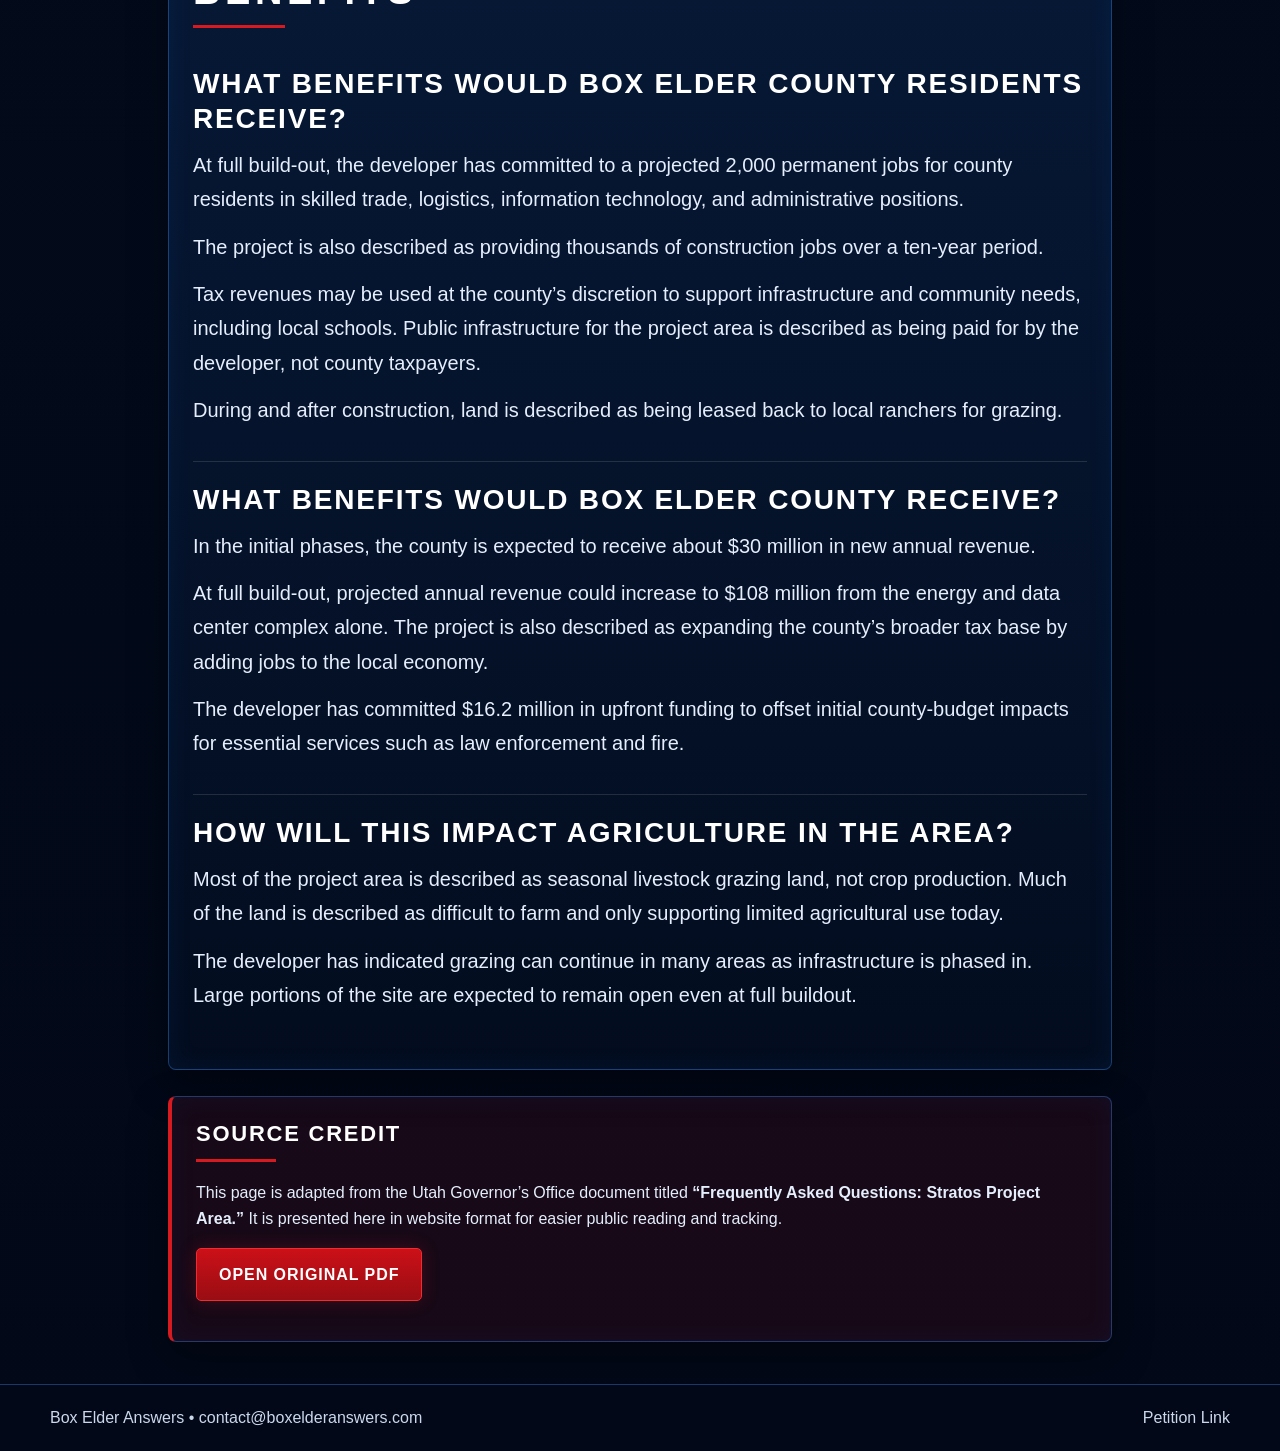
<file: utah-governor-faq.html>
<!doctype html>
<html lang="en">
<head>
<meta charset="utf-8">
<meta name="viewport" content="width=device-width, initial-scale=1">
<title>Stratos Project Area FAQ | Box Elder Answers</title>
<meta name="description" content="Detailed website version of the Utah Governor's FAQ on the Stratos Project Area.">
<meta property="og:title" content="Stratos Project Area FAQ | Box Elder Answers">
<meta property="og:description" content="Detailed website version of the Utah Governor's FAQ on the Stratos Project Area.">
<meta property="og:url" content="https://boxelderanswers.com/utah-governor-faq.html">
<meta property="og:type" content="article">
<meta property="og:site_name" content="Box Elder Answers">
<meta property="og:image" content="https://boxelderanswers.com/preview-card.jpg?v=2">
<meta property="og:image:width" content="1200">
<meta property="og:image:height" content="630">
<link rel="stylesheet" href="style.css">

<style>
  .faq-page {
    max-width: 980px;
    margin: 0 auto;
  }

  .faq-cover {
    padding: 34px 28px;
  }

  .faq-cover .kicker {
    color: #cbd8ec;
    text-transform: uppercase;
    letter-spacing: .18em;
    font-weight: 900;
    font-size: 14px;
    margin-bottom: 12px;
  }

  .faq-cover h1 {
    margin: 0;
    font-size: clamp(36px, 8vw, 78px);
    line-height: .95;
    letter-spacing: .07em;
    text-transform: uppercase;
  }

  .faq-cover .subtitle {
    max-width: 760px;
    margin-top: 18px;
    color: #e5eefc;
    font-size: clamp(17px, 3.7vw, 22px);
    line-height: 1.6;
  }

  .faq-index {
    display: grid;
    grid-template-columns: repeat(2, minmax(0, 1fr));
    gap: 12px;
    margin-top: 22px;
  }

  .faq-index a {
    border: 1px solid rgba(55,128,232,.50);
    background: rgba(9,35,78,.70);
    border-radius: 6px;
    padding: 14px 16px;
    text-transform: uppercase;
    font-weight: 900;
    letter-spacing: .06em;
    color: white;
  }

  .faq-section {
    margin-top: 22px;
  }

  .faq-section h2 {
    margin: 0 0 18px;
    text-transform: uppercase;
    letter-spacing: .12em;
    font-size: clamp(24px, 4.5vw, 38px);
  }

  .faq-section h2::after {
    content: "";
    display: block;
    width: 92px;
    height: 3px;
    background: #d71920;
    margin-top: 12px;
  }

  .qa {
    padding: 20px 0;
    border-bottom: 1px solid rgba(255,255,255,.12);
  }

  .qa:last-child {
    border-bottom: none;
  }

  .qa h3 {
    margin: 0 0 12px;
    color: white;
    font-size: clamp(20px, 4vw, 28px);
    line-height: 1.25;
    text-transform: uppercase;
    letter-spacing: .065em;
  }

  .qa p {
    margin: 0 0 13px;
    color: #e5eefc;
    line-height: 1.72;
    font-size: clamp(16px, 3.75vw, 20px);
  }

  .qa ul {
    margin: 10px 0 0 22px;
    padding: 0;
  }

  .qa li {
    margin: 9px 0;
    color: #e5eefc;
    line-height: 1.62;
    font-size: clamp(16px, 3.75vw, 20px);
  }

  .callout {
    margin-top: 14px;
    border-left: 4px solid #d71920;
    padding: 14px 16px;
    background: rgba(215,25,32,.10);
    color: #e5eefc;
    line-height: 1.6;
  }

  .source-credit {
    margin-top: 26px;
    padding: 24px;
    border-left: 4px solid #d71920;
    background: rgba(215,25,32,.10);
  }

  .source-credit h2 {
    margin-top: 0;
  }

  @media (max-width: 700px) {
    .faq-index {
      grid-template-columns: 1fr;
    }
  }
</style>
</head>

<body>
<div id="site-header"></div>

<section class="hero-wrap">
  <div class="hero">
    <img src="preview-card.jpg?v=2" alt="Box Elder Answers preview banner">
  </div>
</section>

<main class="faq-page">
  <section class="panel faq-cover">
    <p><a class="btn" href="index.html#documents">← Back to Records & Receipts</a></p>
    <div class="kicker">Frequently Asked Questions</div>
    <h1>Stratos Project Area</h1>
    <p class="subtitle">A detailed website-format version of the official Utah Governor’s Office FAQ, organized for easier public reading, reference, and follow-up.</p>

    <div class="faq-index">
      <a href="#overview">Overview</a>
      <a href="#process">Process & Governance</a>
      <a href="#water">Water & Environment</a>
      <a href="#energy">Energy & Infrastructure</a>
      <a href="#economics">Economic Impact</a>
      <a href="#source">Source Credit</a>
    </div>
  </section>

  <section class="panel faq-section" id="overview">
    <h2>Overview</h2>

    <div class="qa">
      <h3>What is the project?</h3>
      <p>The Stratos Project Area is an energy and technology infrastructure initiative in western Box Elder County. The stated purpose is to strengthen national security and Utah’s long-term economic competitiveness.</p>
      <p>The project supports development of a large-scale data and energy campus intended to help power artificial intelligence, cloud computing, and mission-critical defense operations.</p>
    </div>

    <div class="qa">
      <h3>How big is the proposed data center?</h3>
      <p>The full MIDA project area is approximately 40,000 acres. The actual data center footprint is described as only a fraction of that full project area.</p>
      <p>The overall acreage is expected to include different types of power generation, and those power sources may have different land footprints. Solar generation would require more land than natural gas generation.</p>
      <p>Most of the remaining land is described as staying undeveloped and available as open space, wildlife corridors, continued grazing land, and distance from the Great Salt Lake.</p>
      <div class="callout">The official FAQ also claims that Salt Lake City is closer to the Great Salt Lake than the proposed data center.</div>
    </div>

    <div class="qa">
      <h3>What are the project benefits?</h3>
      <p>The promoted benefits include significant private investment, long-term local and state revenue, thousands of construction jobs, permanent careers, and funding for needed public infrastructure.</p>
    </div>
  </section>

  <section class="panel faq-section" id="process">
    <h2>Process and Governance</h2>

    <div class="qa">
      <h3>What has been approved related to creation of the project area?</h3>
      <p>On April 24, 2026, the Military Installation Development Authority Board of Directors approved creation of the Stratos Project Area in western Box Elder County.</p>
      <p>On May 4, 2026, the Box Elder County Commission approved an interlocal agreement and a resolution agreeing to the new MIDA project area.</p>
    </div>

    <div class="qa">
      <h3>Did these votes approve the full project?</h3>
      <p>No. The official FAQ describes those votes as the beginning of a multi-step process, not final approval of the entire project.</p>
      <p>Development is expected to happen in phases over multiple years. The remaining process includes additional planning, infrastructure coordination, state regulatory permitting, and community engagement.</p>
      <p>MIDA is expected to create a Design Review Committee similar to other MIDA project areas. That committee is described as being largely represented by Box Elder County expert staff and a local landowner. Design Review Committee meetings are public.</p>
    </div>

    <div class="qa">
      <h3>What studies and approvals are still required before construction can begin?</h3>
      <p>Multiple state agencies are expected to provide oversight and review.</p>
      <ul>
        <li><strong>Division of Air Quality:</strong> evaluates projected air pollutant emissions and mandates specific control techniques.</li>
        <li><strong>Division of Drinking Water:</strong> reviews drinking-water systems and ensures drinking water is physically separate from water used for cooling, fire protection, or power generation.</li>
        <li><strong>Drinking-water oversight:</strong> includes source approval, facilities, certified operators, and reporting to support public health and safety.</li>
        <li><strong>Division of Water Quality:</strong> requires permits for surface-water and groundwater discharges to waters of the state, including the Great Salt Lake.</li>
        <li><strong>Division of Water Rights:</strong> evaluates water availability and water-right change applications.</li>
        <li><strong>Division of Wildlife Resources:</strong> may review potential impacts and provide recommendations to minimize or mitigate impacts to wildlife once a formal plan is submitted.</li>
      </ul>
    </div>

    <div class="qa">
      <h3>What happened with the water-right change application?</h3>
      <p>The Division of Water Rights received a water-right change application on March 25. That application was withdrawn on May 6.</p>
      <p>The applicant indicated intent to refile and provide more information. Each water-right application follows the same legal process, including a 20-day public comment period.</p>
    </div>

    <div class="qa">
      <h3>Will there be more opportunities for public input?</h3>
      <p>Additional public-comment opportunities are expected as the project moves through state review and permitting.</p>
      <ul>
        <li>Every water-right change application submitted to the Division of Water Rights includes a 20-day public comment period.</li>
        <li>No Notice of Intent has been submitted to the Division of Air Quality as of the FAQ.</li>
        <li>An air-quality draft permit would be subject to a 30-day public comment period and a public hearing if requested.</li>
        <li>Division of Water Quality permits may involve public notice requirements intended to ensure community awareness and involvement.</li>
      </ul>
    </div>

    <div class="qa">
      <h3>Why is MIDA involved?</h3>
      <p>The Undersecretary of the Air Force asked MIDA to identify locations for independent energy and computing power. The stated reason is that energy resilience, computing power, and data storage are critical for defense operations.</p>
      <p>The Stratos Project Area is also described as supporting federal executive orders addressing national energy resilience and development of critical infrastructure.</p>
    </div>

    <div class="qa">
      <h3>How can the public, local officials, and county staff stay involved?</h3>
      <p>Because development is expected to occur in phases over multiple years, the public process is not described as finished. Future steps include planning, infrastructure coordination, state regulatory permitting, and community engagement.</p>
      <p>The future Design Review Committee is identified as another way local staff and public meetings remain part of the process.</p>
    </div>
  </section>

  <section class="panel faq-section" id="water">
    <h2>Water and Environmental Impact</h2>

    <div class="qa">
      <h3>Don’t data centers use a lot of water?</h3>
      <p>Historically, data centers often relied on evaporative cooling systems and grid-connected power sources, which could indirectly require significant water.</p>
      <p>The Stratos project is described as different because it would use a closed-loop chilling system combined with dry, air-based cooling. The FAQ states there is no continuous water draw.</p>
    </div>

    <div class="qa">
      <h3>What is a closed-loop system?</h3>
      <p>The cooling system is described as sealed and reusable.</p>
      <ul>
        <li>Cooling fluid circulates entirely within sealed piping and equipment.</li>
        <li>The fluid is never exposed to the outside environment.</li>
        <li>The fluid is not consumed during operation.</li>
        <li>The same fluid is reused continuously.</li>
      </ul>
      <p>Water is described as being used only for the initial one-time system fill and minor maintenance.</p>
    </div>

    <div class="qa">
      <h3>Where will the water come from?</h3>
      <p>The development team is purchasing water from private landowners. The water is described as not coming from the Great Salt Lake.</p>
      <p>The systems are described as using existing water rights attached to private property. The official FAQ claims this creates lower net consumption than current agricultural or ranching use and describes that reduction as a net benefit to the Great Salt Lake watershed.</p>
      <p>The FAQ also states that the advanced closed-loop system would create less net consumption compared with traditional data center operations.</p>
    </div>

    <div class="qa">
      <h3>Will this project affect the Great Salt Lake or local groundwater?</h3>
      <p>The project water is described as not coming from the Great Salt Lake and not being new water. It is described as water currently used for agricultural irrigation and connected to water rights of property owners from whom land is being acquired.</p>
      <p>Because the cooling systems reuse water internally, ongoing water demand at the campus is projected to be similar to a large office complex. Most regular water use is described as employee-related needs such as restrooms, sinks, and employee facilities.</p>
      <p>The Division of Water Quality requires permits for all surface-water and groundwater discharges to waters of the state, including the Great Salt Lake. The FAQ identifies that permitting as the primary mechanism for pollution prevention.</p>
    </div>

    <div class="qa">
      <h3>Will the project be on the lake’s edge?</h3>
      <p>The nearest data center is described as about 10 miles away from the Great Salt Lake, separated by an expansive stretch of open space.</p>
      <p>The FAQ again states that Salt Lake City is closer to the Great Salt Lake than the proposed data center.</p>
    </div>

    <div class="qa">
      <h3>What air quality, water rights, and environmental reviews are still required?</h3>
      <p>The developer must comply with state approvals and permits. The FAQ lists significant studies, approvals, and permits still needed, including air quality, water quality, and drinking-water permits from the Department of Environmental Quality, plus water-rights approvals from the Department of Natural Resources.</p>
    </div>
  </section>

  <section class="panel faq-section" id="energy">
    <h2>Energy and Infrastructure</h2>

    <div class="qa">
      <h3>Will the project draw from the existing grid or generate its own power?</h3>
      <p>The development is described as producing all power on site. It is described as stand-alone power that will not add pressure to the existing grid.</p>
    </div>

    <div class="qa">
      <h3>Will this raise power bills for Utah residents?</h3>
      <p>The FAQ answer is no. It states that a newly constructed on-site power-generation plant will independently power the campus.</p>
    </div>
  </section>

  <section class="panel faq-section" id="economics">
    <h2>Economic Impact and Community Benefits</h2>

    <div class="qa">
      <h3>What benefits would Box Elder County residents receive?</h3>
      <p>At full build-out, the developer has committed to a projected 2,000 permanent jobs for county residents in skilled trade, logistics, information technology, and administrative positions.</p>
      <p>The project is also described as providing thousands of construction jobs over a ten-year period.</p>
      <p>Tax revenues may be used at the county’s discretion to support infrastructure and community needs, including local schools. Public infrastructure for the project area is described as being paid for by the developer, not county taxpayers.</p>
      <p>During and after construction, land is described as being leased back to local ranchers for grazing.</p>
    </div>

    <div class="qa">
      <h3>What benefits would Box Elder County receive?</h3>
      <p>In the initial phases, the county is expected to receive about $30 million in new annual revenue.</p>
      <p>At full build-out, projected annual revenue could increase to $108 million from the energy and data center complex alone. The project is also described as expanding the county’s broader tax base by adding jobs to the local economy.</p>
      <p>The developer has committed $16.2 million in upfront funding to offset initial county-budget impacts for essential services such as law enforcement and fire.</p>
    </div>

    <div class="qa">
      <h3>How will this impact agriculture in the area?</h3>
      <p>Most of the project area is described as seasonal livestock grazing land, not crop production. Much of the land is described as difficult to farm and only supporting limited agricultural use today.</p>
      <p>The developer has indicated grazing can continue in many areas as infrastructure is phased in. Large portions of the site are expected to remain open even at full buildout.</p>
    </div>
  </section>

  <section class="panel source-credit" id="source">
    <h2>Source Credit</h2>
    <p>This page is adapted from the Utah Governor’s Office document titled <strong>“Frequently Asked Questions: Stratos Project Area.”</strong> It is presented here in website format for easier public reading and tracking.</p>
    <p><a class="btn red" href="https://governor.utah.gov/wp-content/uploads/FAQ-on-Stratos-Project.pdf" target="_blank" rel="noopener">Open Original PDF</a></p>
  </section>
</main>

<div id="site-footer"></div>
<script src="nav.js"></script>
<script src="script.js"></script>
</body>
</html>
</file>
<file: style.css>
:root {
  --navy:#020817;
  --panel:#071a38;
  --blue:#1d65d8;
  --red:#d71920;
  --red2:#ff2d35;
  --muted:#c7d5ec;
  --line:rgba(56,126,220,.42);
}
* { box-sizing:border-box; }
html { scroll-behavior:smooth; }
body {
  margin:0;
  font-family:Arial, Helvetica, sans-serif;
  color:white;
  background:
    radial-gradient(circle at 18% 0%, rgba(26,95,190,.28), transparent 36%),
    linear-gradient(180deg,#06142b 0%,#020817 100%);
}
a { color:inherit; text-decoration:none; }
header { background:#020817; border-bottom:1px solid var(--line); }
.topbar {
  max-width:1180px;
  margin:0 auto;
  padding:16px 18px;
  display:flex;
  align-items:center;
  justify-content:space-between;
  gap:18px;
}
.brand {
  display:flex;
  align-items:center;
  gap:12px;
  font-weight:900;
  text-transform:uppercase;
  letter-spacing:.08em;
}
.brand-mark {
  width:44px;
  height:44px;
  border:2px solid rgba(255,255,255,.86);
  border-radius:50%;
  display:grid;
  place-items:center;
  font-size:20px;
}
.nav {
  display:flex;
  gap:18px;
  font-size:13px;
  font-weight:900;
  text-transform:uppercase;
  letter-spacing:.06em;
}
.nav a { padding-bottom:4px; border-bottom:2px solid transparent; }
.nav a:hover { border-bottom-color:var(--red); }
.hero-wrap {
  background:linear-gradient(180deg, rgba(2,8,23,.25), rgba(2,8,23,.72)), #020817;
}
.hero { max-width:1400px; margin:0 auto; }
.hero img { display:block; width:100%; height:auto; }
.actions {
  max-width:1180px;
  margin:0 auto;
  padding:18px;
  display:flex;
  justify-content:center;
  gap:14px;
  flex-wrap:wrap;
}
.btn {
  display:inline-flex;
  justify-content:center;
  align-items:center;
  min-height:48px;
  padding:13px 22px;
  border-radius:5px;
  font-weight:900;
  text-transform:uppercase;
  letter-spacing:.06em;
  border:1px solid var(--line);
  background:rgba(7,31,70,.82);
  color:white;
  cursor:pointer;
}
.btn.red {
  background:linear-gradient(180deg,#cc1018,#990d13);
  border-color:#ef2b33;
  box-shadow:0 0 18px rgba(215,25,32,.22);
}
main { max-width:1180px; margin:0 auto; padding:22px 18px 42px; }
.grid { display:grid; grid-template-columns:1fr 1.35fr 1.1fr; gap:18px; }
.panel {
  background:linear-gradient(180deg, rgba(7,26,56,.96), rgba(3,13,31,.96));
  border:1px solid var(--line);
  border-radius:8px;
  padding:24px;
  box-shadow:0 14px 38px rgba(0,0,0,.35), inset 0 0 24px rgba(24,93,183,.10);
}
.panel h1,
.panel h2 {
  margin:0 0 18px;
  text-transform:uppercase;
  letter-spacing:.08em;
}
.panel h1 { font-size:34px; line-height:1.1; }
.panel h2 { font-size:22px; }
.panel h1::after,
.panel h2::after {
  content:"";
  display:block;
  width:80px;
  height:3px;
  background:var(--red);
  margin-top:12px;
}
.panel p, .panel li { color:#e5eefc; line-height:1.6; }
.star { color:var(--red); text-align:center; font-size:26px; margin:18px 0; }
.timeline { display:grid; gap:10px; }
.item {
  display:grid;
  grid-template-columns:82px 1fr;
  background:rgba(12,44,92,.72);
  border:1px solid rgba(70,135,226,.28);
  border-radius:5px;
  overflow:hidden;
  transition:.15s ease;
}
.item:hover { transform:translateY(-1px); border-color:rgba(255,255,255,.42); }
.item.current {
  border:2px solid var(--red2);
  box-shadow:0 0 22px rgba(215,25,32,.55);
  animation:pulseRed 1.6s infinite;
}
.item.current .date { background:linear-gradient(180deg,#d71920,#8e080d); color:white; }
.current-badge {
  display:inline-block;
  color:white;
  background:var(--red);
  border:1px solid #ff555c;
  border-radius:999px;
  padding:4px 10px;
  font-size:11px;
  font-weight:900;
  letter-spacing:.08em;
  text-transform:uppercase;
  margin-bottom:7px;
}
@keyframes pulseRed {
  0%,100% { box-shadow:0 0 14px rgba(215,25,32,.35); }
  50% { box-shadow:0 0 32px rgba(255,45,53,.85); }
}
.date {
  display:grid;
  place-items:center;
  background:rgba(18,62,126,.65);
  color:#cfe1ff;
  font-weight:900;
  text-transform:uppercase;
  font-size:13px;
  text-align:center;
  padding:8px;
}
.event { padding:12px 14px; }
.event strong { display:block; margin-bottom:4px; }
.event span { display:block; color:#cbd8ec; font-size:14px; }
.action-grid { display:grid; grid-template-columns:1fr 1fr; gap:12px; margin-bottom:18px; }
.card {
  border:1px solid rgba(55,128,232,.50);
  background:rgba(9,35,78,.70);
  border-radius:6px;
  padding:16px;
  color:#e5eefc;
}
.card strong {
  display:block;
  text-transform:uppercase;
  color:white;
  margin-bottom:6px;
}
.resources { display:grid; grid-template-columns:repeat(3,1fr); gap:10px; }
.public-position, .documents-section, .detail-section, .share-section { margin-top:18px; }
.documents-list, .media-grid, .two-col { display:grid; grid-template-columns:repeat(2,1fr); gap:12px; }
.doc-card {
  display:block;
  border:1px solid rgba(55,128,232,.50);
  background:rgba(9,35,78,.70);
  border-radius:6px;
  padding:18px;
}
.doc-card strong {
  display:block;
  font-size:18px;
  text-transform:uppercase;
  letter-spacing:.04em;
  margin-bottom:6px;
}
.doc-card span { display:block; color:#cbd8ec; line-height:1.5; }
.notice {
  margin-top:14px;
  border-left:4px solid var(--red);
  padding:12px 14px;
  background:rgba(215,25,32,.10);
  color:#e5eefc;
}
.media-box {
  min-height:180px;
  border:1px dashed rgba(255,255,255,.28);
  border-radius:8px;
  background:rgba(4,16,38,.75);
  padding:18px;
  display:flex;
  flex-direction:column;
  justify-content:center;
}
.media-box strong { font-size:18px; text-transform:uppercase; }
.sharebox {
  width:100%;
  min-height:115px;
  border:1px solid var(--line);
  background:#041022;
  color:white;
  border-radius:6px;
  padding:14px;
  font-size:16px;
}
footer {
  background:#020817;
  border-top:1px solid var(--line);
  padding:24px 18px;
  color:#cbd8ec;
}
.footer-inner {
  max-width:1180px;
  margin:0 auto;
  display:flex;
  justify-content:space-between;
  gap:16px;
  flex-wrap:wrap;
}
@media (max-width:950px) {
  .nav { display:none; }
  .grid { grid-template-columns:1fr; }
  .resources, .documents-list, .media-grid, .two-col { grid-template-columns:1fr; }
}
@media (max-width:600px) {
  .topbar { padding:14px; }
  .brand span { font-size:14px; }
  .actions { justify-content:stretch; }
  .btn { width:100%; }
  main { padding-top:16px; }
  .panel { padding:20px; }
  .action-grid { grid-template-columns:1fr; }
}
.hero img,
.hero-wrap img {
  content: url("preview-card.jpg?v=5") !important;
}
</file>
